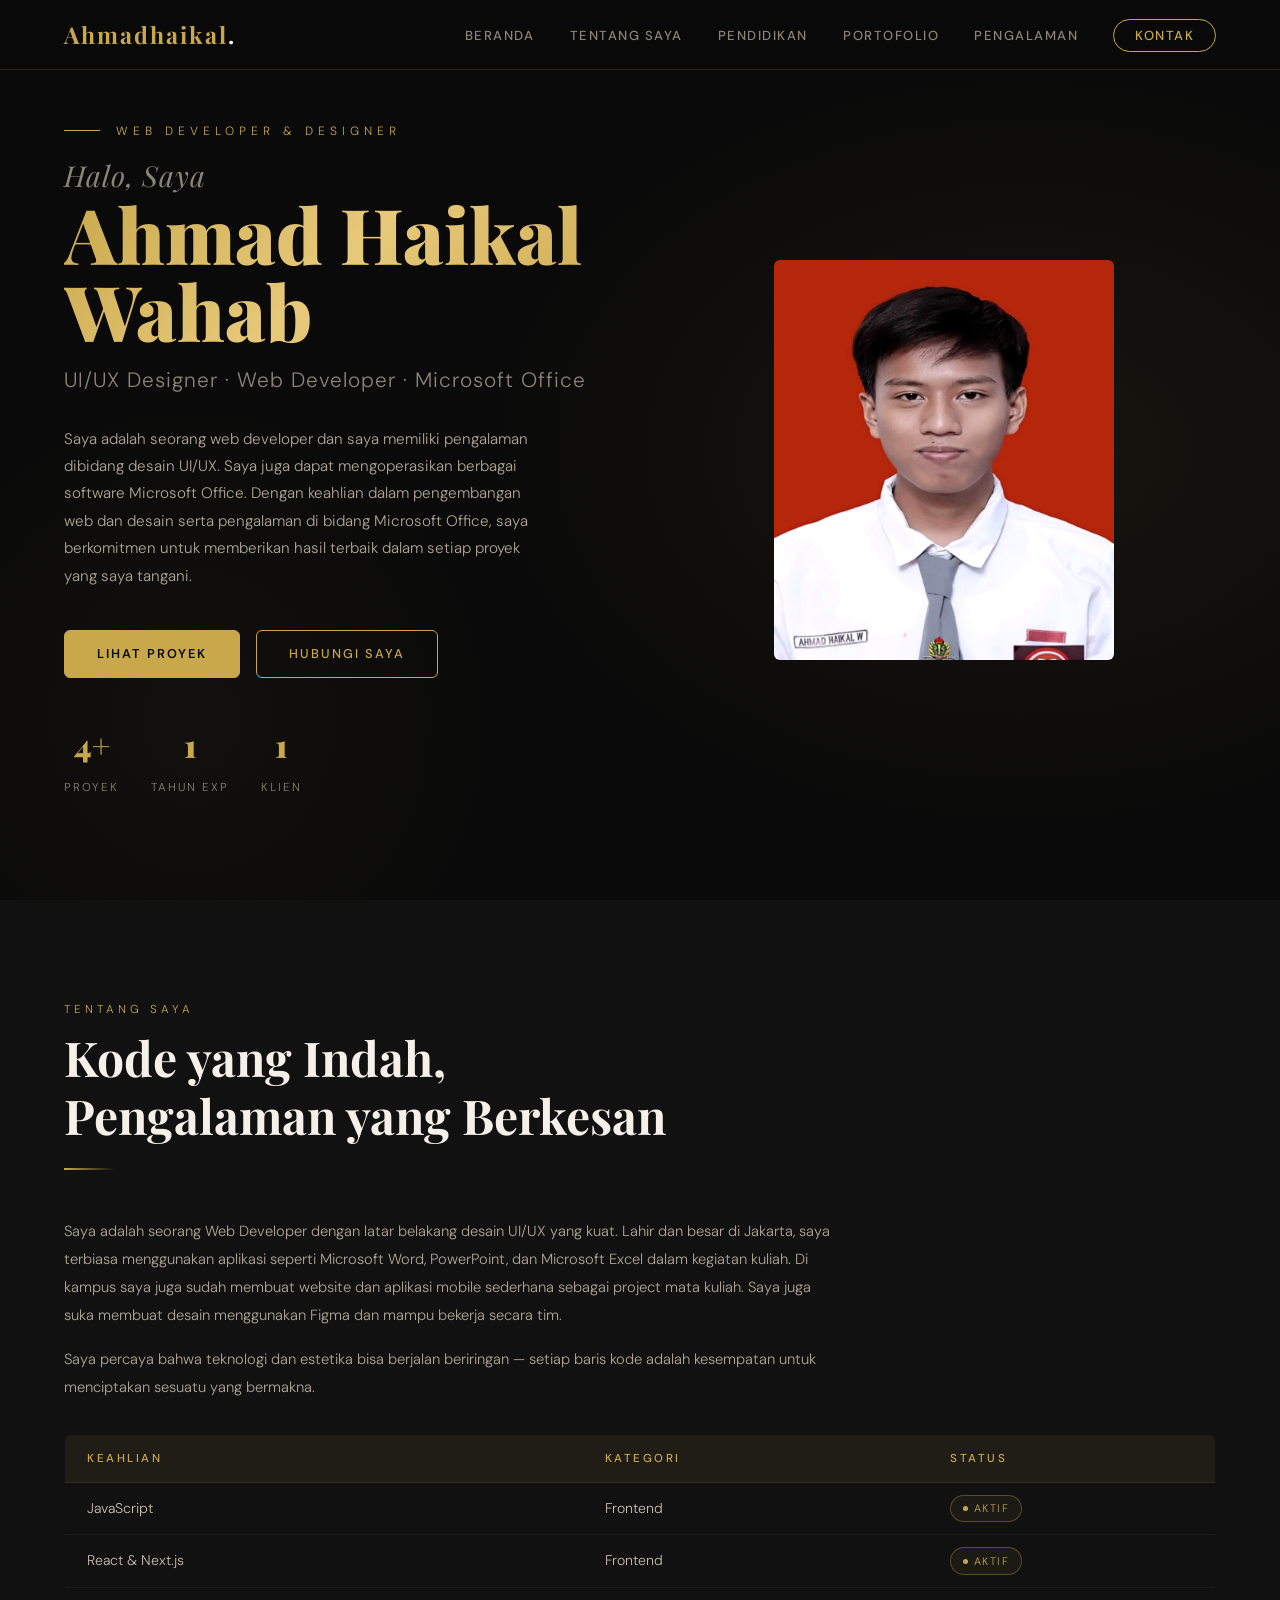
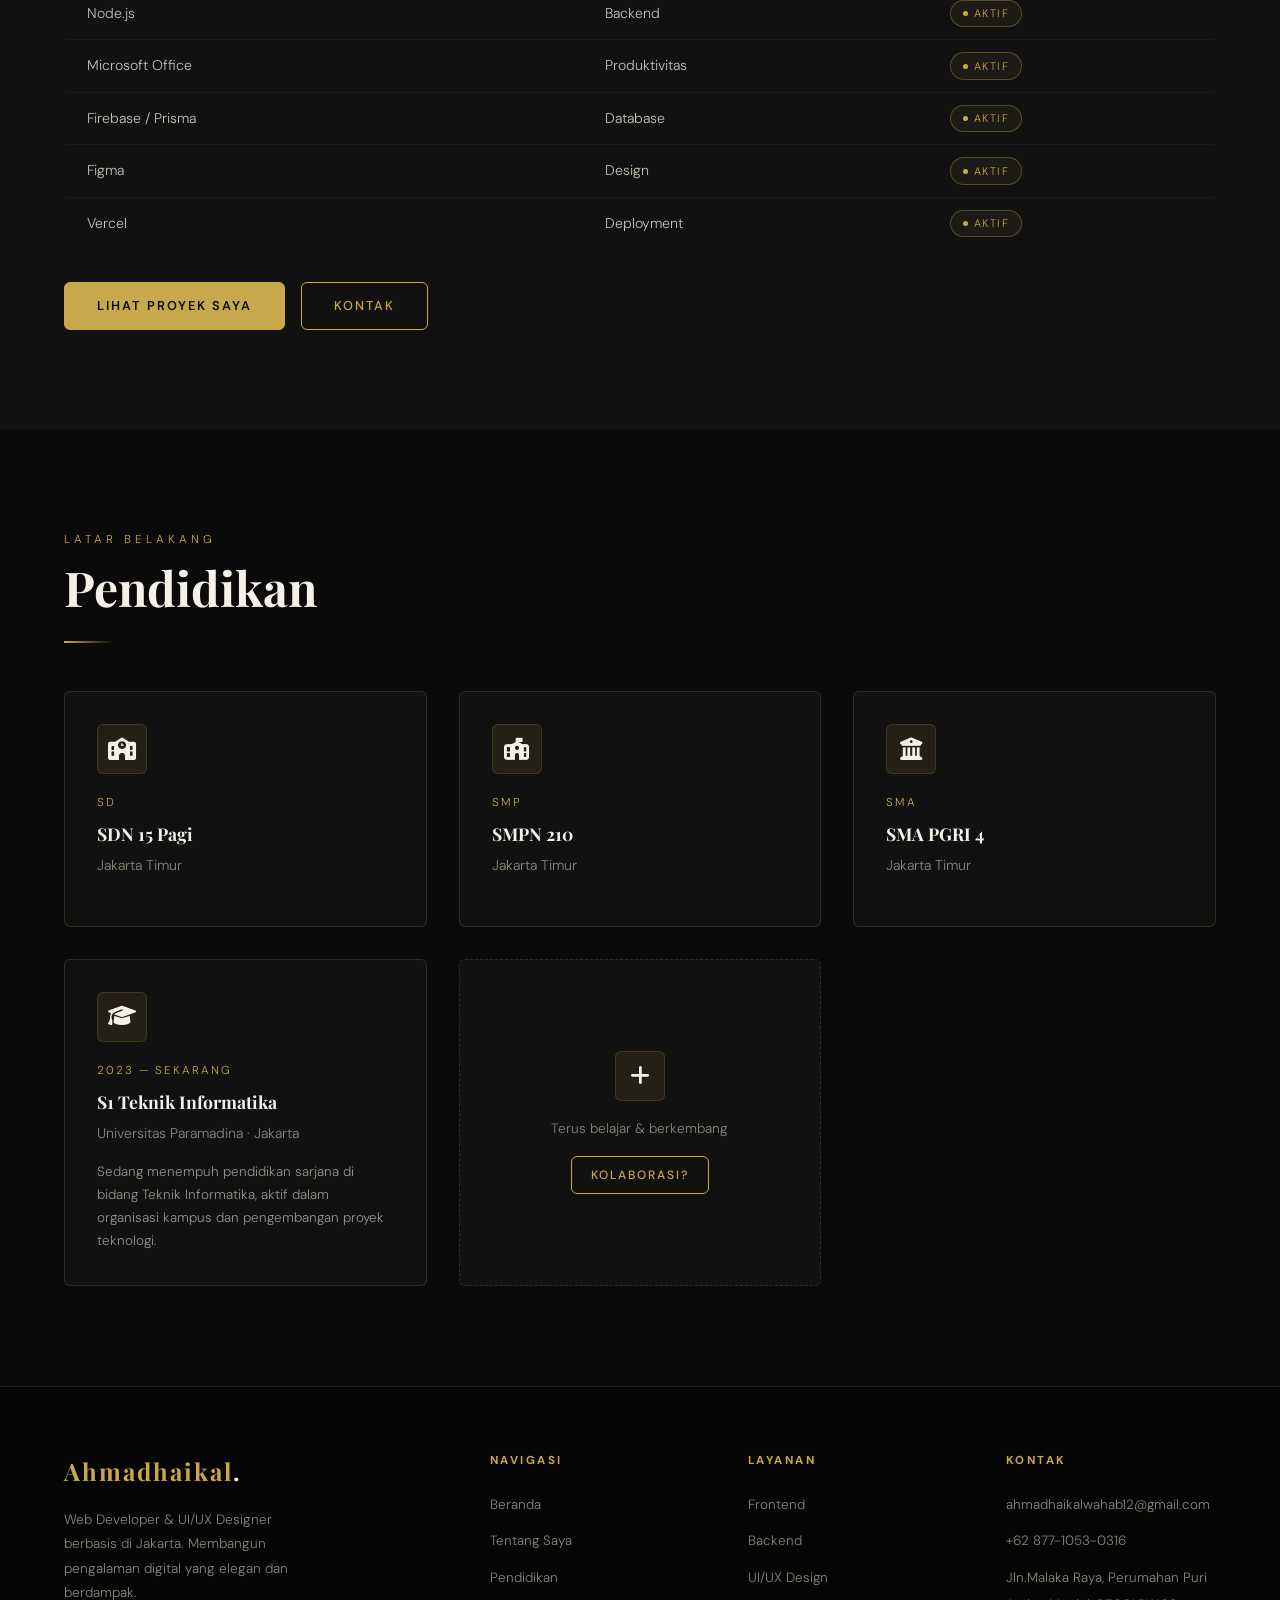
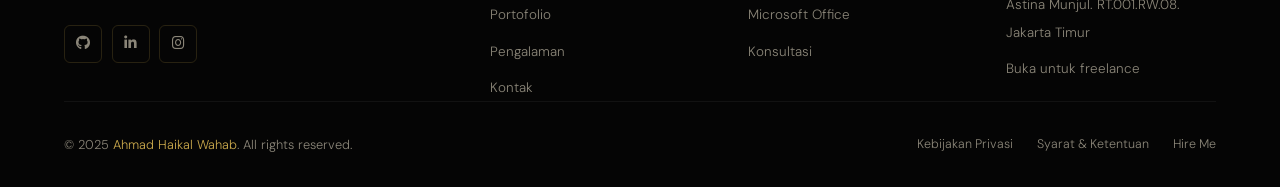
<file: index.html>
<!DOCTYPE html>
<html lang="id">
<head>
  <meta charset="UTF-8" />
  <meta name="viewport" content="width=device-width, initial-scale=1.0" />
  <meta name="description" content="Portfolio profesional — Web Developer & UI/UX Designer" />
  <title>Ahmad Haikal Wahab — Beranda</title>

  <link rel="stylesheet" href="style.css" />
  <link rel="stylesheet" href="https://cdnjs.cloudflare.com/ajax/libs/font-awesome/6.5.1/css/all.min.css" />
</head>

<body>

<!-- NAVBAR -->
<nav id="navbar">
  <a href="beranda.html" class="nav-logo">Ahmadhaikal<span>.</span></a>
  <ul class="nav-links">
    <li><a href="index.html" class="active">Beranda</a></li>
    <li><a href="index.html#tentang">Tentang Saya</a></li>
    <li><a href="index.html#pendidikan">Pendidikan</a></li>
    <li><a href="portfolio.html">Portofolio</a></li>
    <li><a href="portfolio.html#pengalaman">Pengalaman</a></li>
    <li><a href="kontak.html" class="nav-cta">Kontak</a></li>
  </ul>
  <div class="hamburger" id="hamburger" aria-label="Buka menu">
    <span></span><span></span><span></span>
  </div>
</nav>

<!-- Mobile Menu -->
<div class="mobile-menu" id="mobileMenu">
  <a href="index.html">Beranda</a>
  <a href="index.html#tentang">Tentang Saya</a>
  <a href="index.html#pendidikan">Pendidikan</a>
  <a href="portfolio.html">Portofolio</a>
  <a href="portfolio.html#pengalaman">Pengalaman</a>
  <a href="kontak.html">Kontak</a>
</div>


<!-- HERO -->
<section id="beranda">
  <div class="hero-bg"></div>
  <div class="hero-grid" style="max-width:1200px; margin:0 auto;">

    <div class="animate-fadeup">
      <p class="hero-eyebrow">Web Developer &amp; Designer</p>

      <h1 class="hero-name">
        <span class="hero-greeting">Halo, Saya</span>
        <span class="gold-text name-line">Ahmad Haikal<br>Wahab</span>
      </h1>

      <p class="hero-role">UI/UX Designer · Web Developer · Microsoft Office</p>

      <p class="hero-desc">
        Saya adalah seorang web developer dan saya memiliki pengalaman dibidang desain UI/UX.
        Saya juga dapat mengoperasikan berbagai software Microsoft Office.
        Dengan keahlian dalam pengembangan web dan desain serta pengalaman di bidang Microsoft Office,
        saya berkomitmen untuk memberikan hasil terbaik dalam setiap proyek yang saya tangani.
      </p>

      <div class="hero-actions">
        <a href="portfolio.html" class="btn btn-solid">Lihat Proyek</a>
        <a href="kontak.html" class="btn">Hubungi Saya</a>
      </div>

      <div class="hero-stats">
        <div class="stat-item">
          <span class="stat-num">4+</span>
          <span class="stat-label">Proyek</span>
        </div>
        <div class="stat-item">
          <span class="stat-num">1</span>
          <span class="stat-label">Tahun Exp</span>
        </div>
        <div class="stat-item">
          <span class="stat-num">1</span>
          <span class="stat-label">Klien</span>
        </div>
      </div>
    </div>

    <div class="hero-img-wrap animate-fadeup delay-2">
      <div class="hero-img-frame">
        <img
          src="forto.jpeg"
          alt="Foto Profil Ahmad Haikal Wahab"
          style="width:100%; height:100%; object-fit:cover; object-position:top; border-radius:6px;"
          onerror="this.style.display='none'; this.nextElementSibling.style.display='flex';"
        />
        <div class="avatar-placeholder" style="display:none; border-radius:6px; border:1px solid rgba(201,168,76,0.15);">
          <i class="fa-solid fa-user-tie" style="font-size:4rem; color:rgba(201,168,76,0.4);"></i>
          <span>Foto Profil</span>
        </div>
      </div>
    </div>

  </div>
</section>


<!-- TENTANG SAYA -->
<section id="tentang">
  <div style="max-width:1200px; margin:0 auto;">
    <span class="section-label">Tentang Saya</span>
    <h2 class="section-title">Kode yang Indah,<br>Pengalaman yang Berkesan</h2>
    <div class="divider"></div>

    <p style="color:#b0a898; font-size:0.92rem; margin-bottom:1rem; line-height:1.9; max-width:780px;">
      Saya adalah seorang Web Developer dengan latar belakang desain UI/UX yang kuat.
      Lahir dan besar di Jakarta, saya terbiasa menggunakan aplikasi seperti Microsoft Word,
      PowerPoint, dan Microsoft Excel dalam kegiatan kuliah. Di kampus saya juga sudah membuat
      website dan aplikasi mobile sederhana sebagai project mata kuliah. Saya juga suka membuat
      desain menggunakan Figma dan mampu bekerja secara tim.
    </p>
    <p style="color:#b0a898; font-size:0.92rem; margin-bottom:2rem; line-height:1.9; max-width:780px;">
      Saya percaya bahwa teknologi dan estetika bisa berjalan beriringan — setiap baris kode
      adalah kesempatan untuk menciptakan sesuatu yang bermakna.
    </p>

    <!-- Tabel kemampuan -->
    <table class="about-skills-table">
      <thead>
        <tr>
          <th>Keahlian</th>
          <th>Kategori</th>
          <th>Status</th>
        </tr>
      </thead>
      <tbody>
        <tr>
          <td>JavaScript</td>
          <td>Frontend</td>
          <td><span class="skill-badge">Aktif</span></td>
        </tr>
        <tr>
          <td>React &amp; Next.js</td>
          <td>Frontend</td>
          <td><span class="skill-badge">Aktif</span></td>
        </tr>
        <tr>
          <td>Node.js</td>
          <td>Backend</td>
          <td><span class="skill-badge">Aktif</span></td>
        </tr>
        <tr>
          <td>Microsoft Office</td>
          <td>Produktivitas</td>
          <td><span class="skill-badge">Aktif</span></td>
        </tr>
        <tr>
          <td>Firebase / Prisma</td>
          <td>Database</td>
          <td><span class="skill-badge">Aktif</span></td>
        </tr>
        <tr>
          <td>Figma</td>
          <td>Design</td>
          <td><span class="skill-badge">Aktif</span></td>
        </tr>
        <tr>
          <td>Vercel</td>
          <td>Deployment</td>
          <td><span class="skill-badge">Aktif</span></td>
        </tr>
      </tbody>
    </table>

    <div style="display:flex; gap:1rem; flex-wrap:wrap; margin-top:2rem;">
      <a href="portfolio.html" class="btn btn-solid">Lihat Proyek Saya</a>
      <a href="kontak.html" class="btn">Kontak</a>
    </div>
  </div>
</section>


<!-- PENDIDIKAN -->
<section id="pendidikan">
  <div style="max-width:1200px; margin:0 auto;">
    <span class="section-label">Latar Belakang</span>
    <h2 class="section-title">Pendidikan</h2>
    <div class="divider"></div>
    <div class="edu-grid">

      <div class="edu-card">
        <div class="edu-icon"><i class="fa-solid fa-school"></i></div>
        <p class="edu-period">SD</p>
        <h3 class="edu-degree">SDN 15 Pagi</h3>
        <p class="edu-school">Jakarta Timur</p>
      </div>

      <div class="edu-card">
        <div class="edu-icon"><i class="fa-solid fa-school-flag"></i></div>
        <p class="edu-period">SMP</p>
        <h3 class="edu-degree">SMPN 210</h3>
        <p class="edu-school">Jakarta Timur</p>
      </div>

      <div class="edu-card">
        <div class="edu-icon"><i class="fa-solid fa-building-columns"></i></div>
        <p class="edu-period">SMA</p>
        <h3 class="edu-degree">SMA PGRI 4</h3>
        <p class="edu-school">Jakarta Timur</p>
      </div>

      <div class="edu-card">
        <div class="edu-icon"><i class="fa-solid fa-graduation-cap"></i></div>
        <p class="edu-period">2023 — Sekarang</p>
        <h3 class="edu-degree">S1 Teknik Informatika</h3>
        <p class="edu-school">Universitas Paramadina · Jakarta</p>
        <p class="edu-desc">
          Sedang menempuh pendidikan sarjana di bidang Teknik Informatika,
          aktif dalam organisasi kampus dan pengembangan proyek teknologi.
        </p>
      </div>

      <div class="edu-card" style="border-style:dashed; display:flex; flex-direction:column; align-items:center; justify-content:center; text-align:center; min-height:200px;">
        <div class="edu-icon" style="margin:0 auto 1rem;">
          <i class="fa-solid fa-plus"></i>
        </div>
        <p style="font-size:0.85rem; color:var(--gray);">Terus belajar &amp; berkembang</p>
        <a href="kontak.html" class="btn" style="margin-top:1rem; font-size:0.75rem; padding:0.5rem 1.2rem;">Kolaborasi?</a>
      </div>

    </div>
  </div>
</section>


<!-- FOOTER -->
<footer>
  <div class="footer-top" style="max-width:1200px; margin:0 auto;">
    <div class="footer-brand">
      <a href="beranda.html" class="nav-logo">Ahmadhaikal<span>.</span></a>
      <p>Web Developer &amp; UI/UX Designer berbasis di Jakarta. Membangun pengalaman digital yang elegan dan berdampak.</p>
      <div class="social-links" style="margin-top:1.2rem;">
        <a href="https://github.com/ahmadhaikalwahab12-dev" class="social-link" target="_blank" rel="noopener" title="GitHub"><i class="fa-brands fa-github"></i></a>
        <a href="https://linkedin.com/in/Ahmad-Haikal-Wahab-12" class="social-link" target="_blank" rel="noopener" title="LinkedIn"><i class="fa-brands fa-linkedin-in"></i></a>
        <a href="https://instagram.com/ahmdhaikal15" class="social-link" target="_blank" rel="noopener" title="Instagram"><i class="fa-brands fa-instagram"></i></a>
      </div>
    </div>
    <div class="footer-col">
      <h5>Navigasi</h5>
      <ul>
        <li><a href="index.html">Beranda</a></li>
        <li><a href="index.html#tentang">Tentang Saya</a></li>
        <li><a href="index.html#pendidikan">Pendidikan</a></li>
        <li><a href="portfolio.html">Portofolio</a></li>
        <li><a href="portfolio.html#pengalaman">Pengalaman</a></li>
        <li><a href="kontak.html">Kontak</a></li>
      </ul>
    </div>
    <div class="footer-col">
      <h5>Layanan</h5>
      <ul>
        <li><a href="portfolio.html">Frontend</a></li>
        <li><a href="portfolio.html">Backend</a></li>
        <li><a href="portfolio.html">UI/UX Design</a></li>
        <li><a href="portfolio.html">Microsoft Office</a></li>
        <li><a href="kontak.html">Konsultasi</a></li>
      </ul>
    </div>
    <div class="footer-col">
      <h5>Kontak</h5>
      <ul>
        <li><a href="mailto:ahmadhaikalwahab12@gmail.com">ahmadhaikalwahab12@gmail.com</a></li>
        <li><a href="https://wa.me/6287710530316" target="_blank" rel="noopener">+62 877-1053-0316</a></li>
        <li><a href="#">Jln.Malaka Raya, Perumahan Puri Astina Munjul. RT.001.RW.08. Jakarta Timur</a></li>
        <li><a href="#">Buka untuk freelance</a></li>
      </ul>
    </div>
  </div>
  <div class="footer-bottom" style="max-width:1200px; margin:0 auto;">
    <p class="footer-copy">© 2025 <span>Ahmad Haikal Wahab</span>. All rights reserved.</p>
    <div class="footer-bottom-links">
      <a href="#">Kebijakan Privasi</a>
      <a href="#">Syarat &amp; Ketentuan</a>
      <a href="kontak.html">Hire Me</a>
    </div>
  </div>
</footer>

<button id="scrollTop" aria-label="Kembali ke atas"><i class="fa-solid fa-chevron-up"></i></button>

<script>
(function () {
  const navbar = document.getElementById('navbar');
  window.addEventListener('scroll', () => {
    navbar.classList.toggle('scrolled', window.scrollY > 40);

    const sections = document.querySelectorAll('section[id]');
    const links    = document.querySelectorAll('.nav-links a');
    let current    = '';
    sections.forEach(s => {
      if (window.scrollY >= s.offsetTop - 120) current = s.getAttribute('id');
    });
    links.forEach(l => {
      const href = l.getAttribute('href');
      l.classList.toggle('active',
        href === 'beranda.html#' + current ||
        (href === 'beranda.html' && current === 'beranda')
      );
    });

    document.getElementById('scrollTop').classList.toggle('visible', window.scrollY > 400);
  });

  const hamburger  = document.getElementById('hamburger');
  const mobileMenu = document.getElementById('mobileMenu');
  hamburger.addEventListener('click', () => {
    hamburger.classList.toggle('open');
    mobileMenu.classList.toggle('open');
  });
  mobileMenu.querySelectorAll('a').forEach(a => {
    a.addEventListener('click', () => {
      hamburger.classList.remove('open');
      mobileMenu.classList.remove('open');
    });
  });

  document.getElementById('scrollTop').addEventListener('click', () => {
    window.scrollTo({ top: 0, behavior: 'smooth' });
  });

  const observer = new IntersectionObserver((entries) => {
    entries.forEach(e => {
      if (e.isIntersecting) {
        e.target.style.opacity   = '1';
        e.target.style.transform = 'translateY(0)';
      }
    });
  }, { threshold: 0.1 });

  document.querySelectorAll('.edu-card').forEach(el => {
    el.style.opacity    = '0';
    el.style.transform  = 'translateY(24px)';
    el.style.transition = 'opacity 0.6s ease, transform 0.6s ease';
    observer.observe(el);
  });
})();
</script>

</body>
</html>
</file>
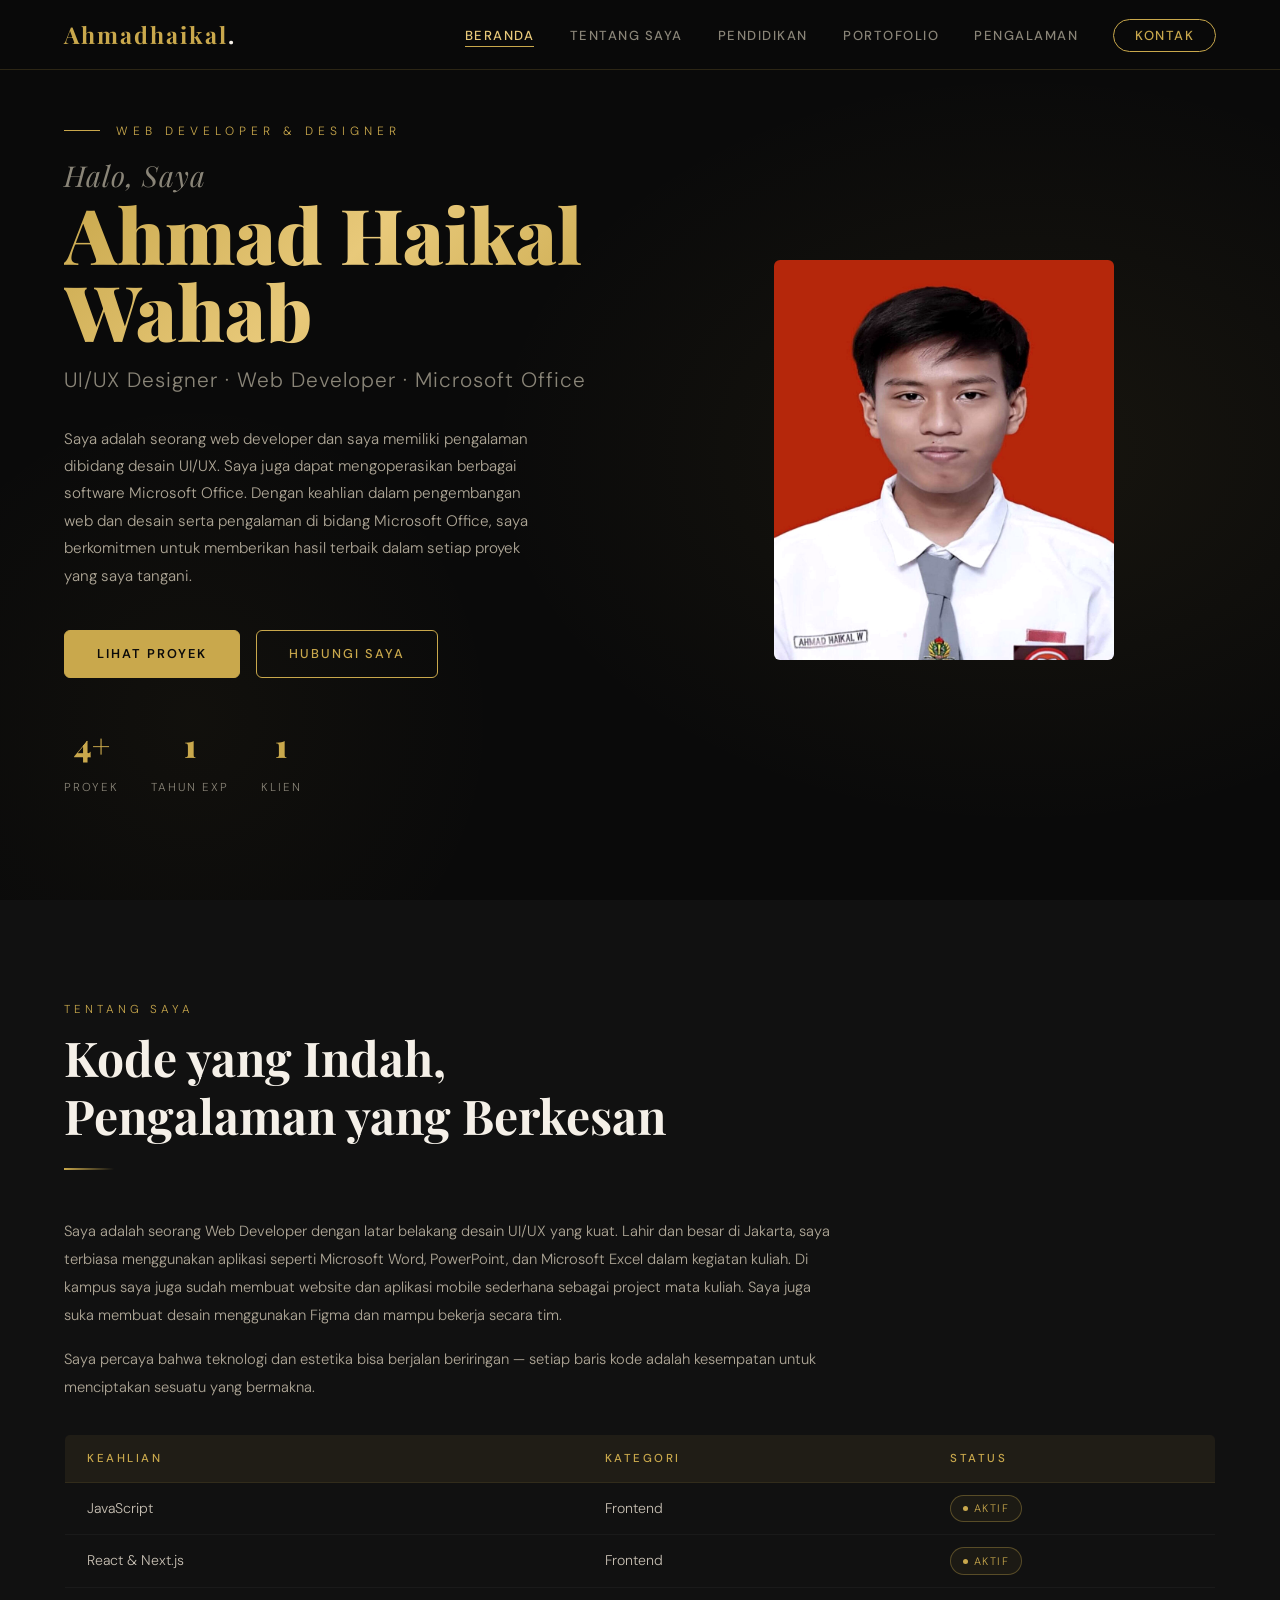
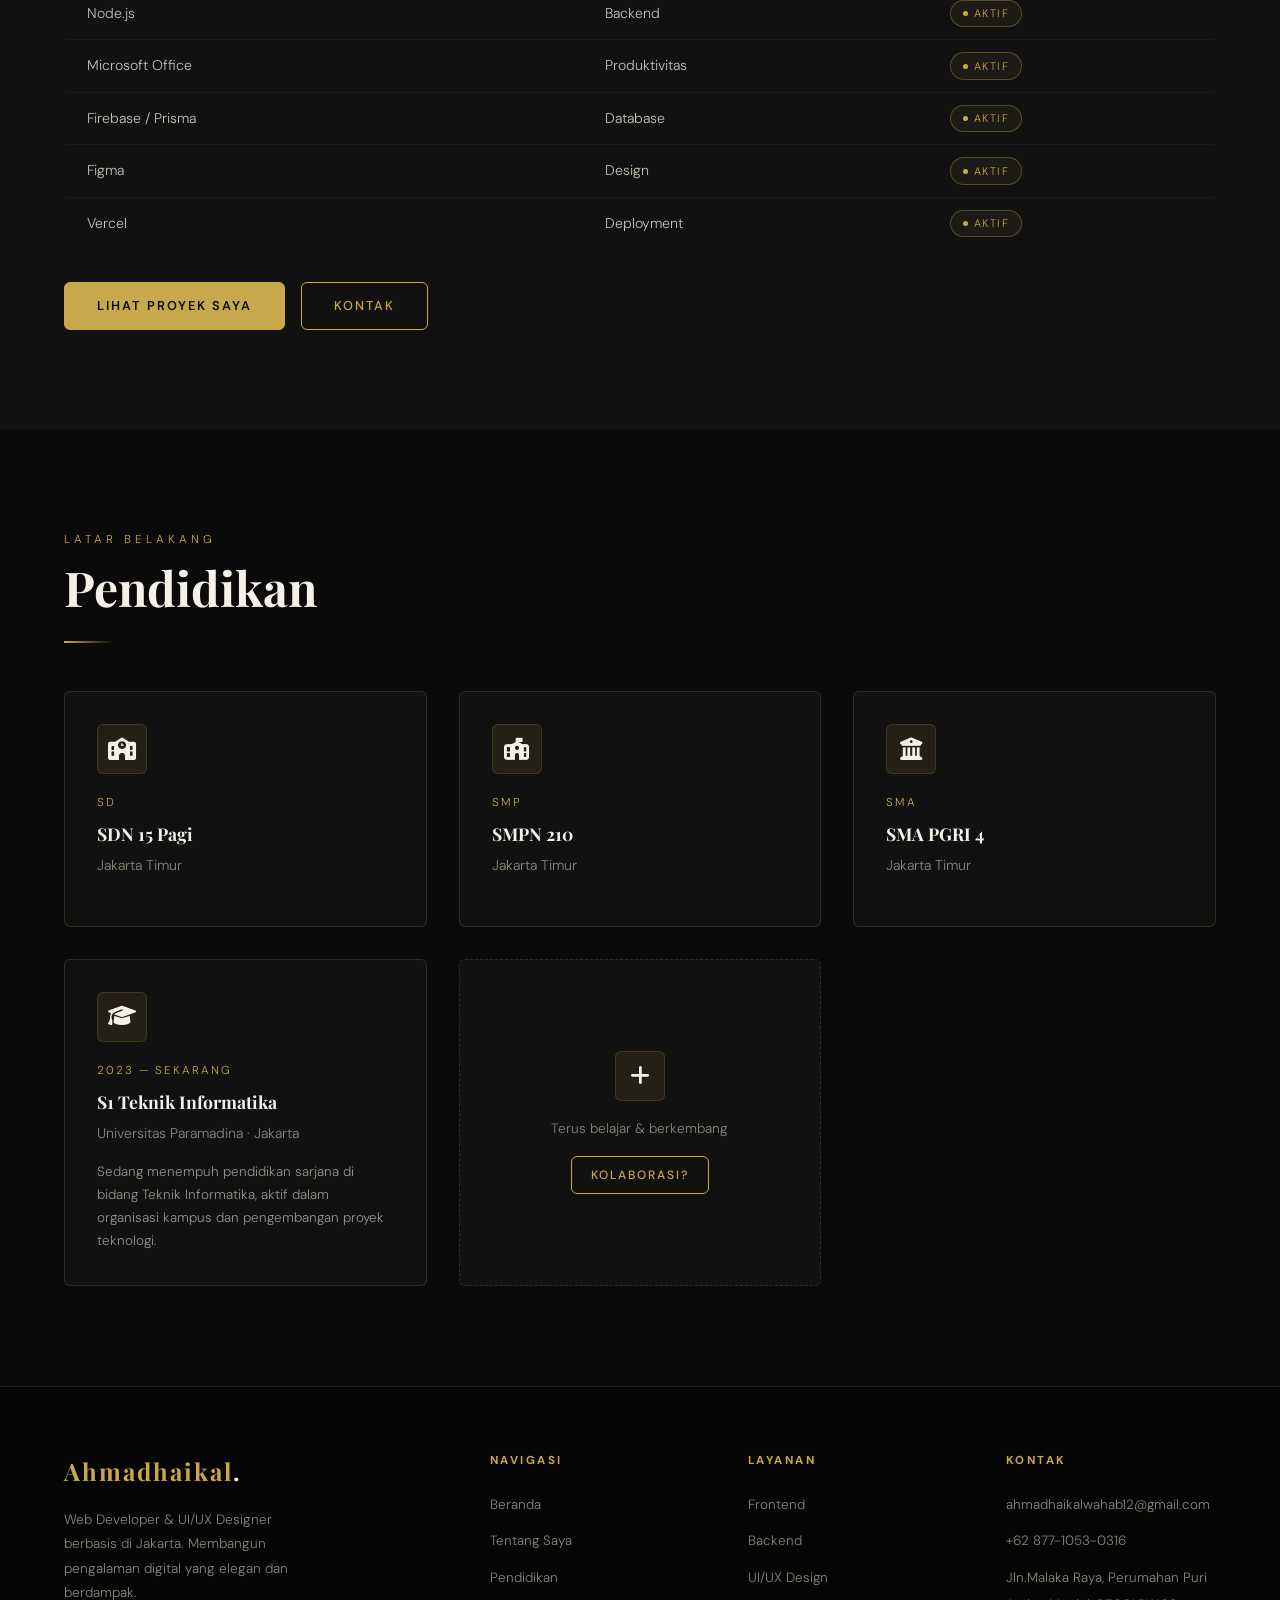
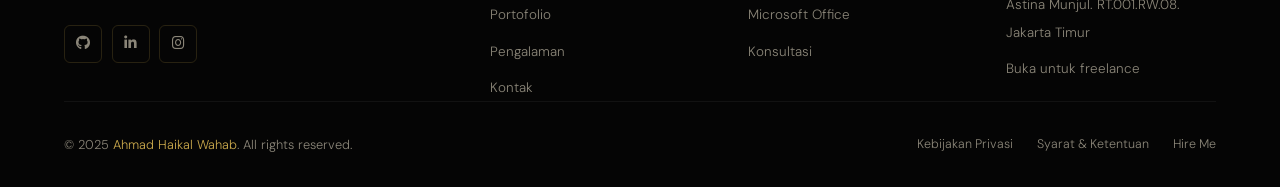
<file: beranda.html>
<!DOCTYPE html>
<html lang="id">
<head>
  <meta charset="UTF-8" />
  <meta name="viewport" content="width=device-width, initial-scale=1.0" />
  <meta name="description" content="Portfolio profesional — Web Developer & UI/UX Designer" />
  <title>Ahmad Haikal Wahab — Beranda</title>

  <link rel="stylesheet" href="style.css" />
  <link rel="stylesheet" href="https://cdnjs.cloudflare.com/ajax/libs/font-awesome/6.5.1/css/all.min.css" />
</head>

<body>

<!-- NAVBAR -->
<nav id="navbar">
  <a href="beranda.html" class="nav-logo">Ahmadhaikal<span>.</span></a>
  <ul class="nav-links">
    <li><a href="beranda.html" class="active">Beranda</a></li>
    <li><a href="beranda.html#tentang">Tentang Saya</a></li>
    <li><a href="beranda.html#pendidikan">Pendidikan</a></li>
    <li><a href="portfolio.html">Portofolio</a></li>
    <li><a href="portfolio.html#pengalaman">Pengalaman</a></li>
    <li><a href="kontak.html" class="nav-cta">Kontak</a></li>
  </ul>
  <div class="hamburger" id="hamburger" aria-label="Buka menu">
    <span></span><span></span><span></span>
  </div>
</nav>

<!-- Mobile Menu -->
<div class="mobile-menu" id="mobileMenu">
  <a href="beranda.html">Beranda</a>
  <a href="beranda.html#tentang">Tentang Saya</a>
  <a href="portfolio.html">Portofolio</a>
  <a href="portfolio.html#pengalaman">Pengalaman</a>
  <a href="beranda.html#pendidikan">Pendidikan</a>
  <a href="kontak.html">Kontak</a>
</div>


<!-- HERO -->
<section id="beranda">
  <div class="hero-bg"></div>
  <div class="hero-grid" style="max-width:1200px; margin:0 auto;">

    <div class="animate-fadeup">
      <p class="hero-eyebrow">Web Developer &amp; Designer</p>

      <h1 class="hero-name">
        <span class="hero-greeting">Halo, Saya</span>
        <span class="gold-text name-line">Ahmad Haikal<br>Wahab</span>
      </h1>

      <p class="hero-role">UI/UX Designer · Web Developer · Microsoft Office</p>

      <p class="hero-desc">
        Saya adalah seorang web developer dan saya memiliki pengalaman dibidang desain UI/UX.
        Saya juga dapat mengoperasikan berbagai software Microsoft Office.
        Dengan keahlian dalam pengembangan web dan desain serta pengalaman di bidang Microsoft Office,
        saya berkomitmen untuk memberikan hasil terbaik dalam setiap proyek yang saya tangani.
      </p>

      <div class="hero-actions">
        <a href="portfolio.html" class="btn btn-solid">Lihat Proyek</a>
        <a href="kontak.html" class="btn">Hubungi Saya</a>
      </div>

      <div class="hero-stats">
        <div class="stat-item">
          <span class="stat-num">4+</span>
          <span class="stat-label">Proyek</span>
        </div>
        <div class="stat-item">
          <span class="stat-num">1</span>
          <span class="stat-label">Tahun Exp</span>
        </div>
        <div class="stat-item">
          <span class="stat-num">1</span>
          <span class="stat-label">Klien</span>
        </div>
      </div>
    </div>

    <div class="hero-img-wrap animate-fadeup delay-2">
      <div class="hero-img-frame">
        <img
          src="forto.jpeg"
          alt="Foto Profil Ahmad Haikal Wahab"
          style="width:100%; height:100%; object-fit:cover; object-position:top; border-radius:6px;"
          onerror="this.style.display='none'; this.nextElementSibling.style.display='flex';"
        />
        <div class="avatar-placeholder" style="display:none; border-radius:6px; border:1px solid rgba(201,168,76,0.15);">
          <i class="fa-solid fa-user-tie" style="font-size:4rem; color:rgba(201,168,76,0.4);"></i>
          <span>Foto Profil</span>
        </div>
      </div>
    </div>

  </div>
</section>


<!-- TENTANG SAYA -->
<section id="tentang">
  <div style="max-width:1200px; margin:0 auto;">
    <span class="section-label">Tentang Saya</span>
    <h2 class="section-title">Kode yang Indah,<br>Pengalaman yang Berkesan</h2>
    <div class="divider"></div>

    <p style="color:#b0a898; font-size:0.92rem; margin-bottom:1rem; line-height:1.9; max-width:780px;">
      Saya adalah seorang Web Developer dengan latar belakang desain UI/UX yang kuat.
      Lahir dan besar di Jakarta, saya terbiasa menggunakan aplikasi seperti Microsoft Word,
      PowerPoint, dan Microsoft Excel dalam kegiatan kuliah. Di kampus saya juga sudah membuat
      website dan aplikasi mobile sederhana sebagai project mata kuliah. Saya juga suka membuat
      desain menggunakan Figma dan mampu bekerja secara tim.
    </p>
    <p style="color:#b0a898; font-size:0.92rem; margin-bottom:2rem; line-height:1.9; max-width:780px;">
      Saya percaya bahwa teknologi dan estetika bisa berjalan beriringan — setiap baris kode
      adalah kesempatan untuk menciptakan sesuatu yang bermakna.
    </p>

    <!-- Tabel kemampuan -->
    <table class="about-skills-table">
      <thead>
        <tr>
          <th>Keahlian</th>
          <th>Kategori</th>
          <th>Status</th>
        </tr>
      </thead>
      <tbody>
        <tr>
          <td>JavaScript</td>
          <td>Frontend</td>
          <td><span class="skill-badge">Aktif</span></td>
        </tr>
        <tr>
          <td>React &amp; Next.js</td>
          <td>Frontend</td>
          <td><span class="skill-badge">Aktif</span></td>
        </tr>
        <tr>
          <td>Node.js</td>
          <td>Backend</td>
          <td><span class="skill-badge">Aktif</span></td>
        </tr>
        <tr>
          <td>Microsoft Office</td>
          <td>Produktivitas</td>
          <td><span class="skill-badge">Aktif</span></td>
        </tr>
        <tr>
          <td>Firebase / Prisma</td>
          <td>Database</td>
          <td><span class="skill-badge">Aktif</span></td>
        </tr>
        <tr>
          <td>Figma</td>
          <td>Design</td>
          <td><span class="skill-badge">Aktif</span></td>
        </tr>
        <tr>
          <td>Vercel</td>
          <td>Deployment</td>
          <td><span class="skill-badge">Aktif</span></td>
        </tr>
      </tbody>
    </table>

    <div style="display:flex; gap:1rem; flex-wrap:wrap; margin-top:2rem;">
      <a href="portfolio.html" class="btn btn-solid">Lihat Proyek Saya</a>
      <a href="kontak.html" class="btn">Kontak</a>
    </div>
  </div>
</section>


<!-- PENDIDIKAN -->
<section id="pendidikan">
  <div style="max-width:1200px; margin:0 auto;">
    <span class="section-label">Latar Belakang</span>
    <h2 class="section-title">Pendidikan</h2>
    <div class="divider"></div>
    <div class="edu-grid">

      <div class="edu-card">
        <div class="edu-icon"><i class="fa-solid fa-school"></i></div>
        <p class="edu-period">SD</p>
        <h3 class="edu-degree">SDN 15 Pagi</h3>
        <p class="edu-school">Jakarta Timur</p>
      </div>

      <div class="edu-card">
        <div class="edu-icon"><i class="fa-solid fa-school-flag"></i></div>
        <p class="edu-period">SMP</p>
        <h3 class="edu-degree">SMPN 210</h3>
        <p class="edu-school">Jakarta Timur</p>
      </div>

      <div class="edu-card">
        <div class="edu-icon"><i class="fa-solid fa-building-columns"></i></div>
        <p class="edu-period">SMA</p>
        <h3 class="edu-degree">SMA PGRI 4</h3>
        <p class="edu-school">Jakarta Timur</p>
      </div>

      <div class="edu-card">
        <div class="edu-icon"><i class="fa-solid fa-graduation-cap"></i></div>
        <p class="edu-period">2023 — Sekarang</p>
        <h3 class="edu-degree">S1 Teknik Informatika</h3>
        <p class="edu-school">Universitas Paramadina · Jakarta</p>
        <p class="edu-desc">
          Sedang menempuh pendidikan sarjana di bidang Teknik Informatika,
          aktif dalam organisasi kampus dan pengembangan proyek teknologi.
        </p>
      </div>

      <div class="edu-card" style="border-style:dashed; display:flex; flex-direction:column; align-items:center; justify-content:center; text-align:center; min-height:200px;">
        <div class="edu-icon" style="margin:0 auto 1rem;">
          <i class="fa-solid fa-plus"></i>
        </div>
        <p style="font-size:0.85rem; color:var(--gray);">Terus belajar &amp; berkembang</p>
        <a href="kontak.html" class="btn" style="margin-top:1rem; font-size:0.75rem; padding:0.5rem 1.2rem;">Kolaborasi?</a>
      </div>

    </div>
  </div>
</section>


<!-- FOOTER -->
<footer>
  <div class="footer-top" style="max-width:1200px; margin:0 auto;">
    <div class="footer-brand">
      <a href="beranda.html" class="nav-logo">Ahmadhaikal<span>.</span></a>
      <p>Web Developer &amp; UI/UX Designer berbasis di Jakarta. Membangun pengalaman digital yang elegan dan berdampak.</p>
      <div class="social-links" style="margin-top:1.2rem;">
        <a href="https://github.com/ahmadhaikalwahab12-dev" class="social-link" target="_blank" rel="noopener" title="GitHub"><i class="fa-brands fa-github"></i></a>
        <a href="https://linkedin.com/in/Ahmad-Haikal-Wahab-12" class="social-link" target="_blank" rel="noopener" title="LinkedIn"><i class="fa-brands fa-linkedin-in"></i></a>
        <a href="https://instagram.com/ahmdhaikal15" class="social-link" target="_blank" rel="noopener" title="Instagram"><i class="fa-brands fa-instagram"></i></a>
      </div>
    </div>
    <div class="footer-col">
      <h5>Navigasi</h5>
      <ul>
        <li><a href="beranda.html">Beranda</a></li>
        <li><a href="beranda.html#tentang">Tentang Saya</a></li>
        <li><a href="beranda.html#pendidikan">Pendidikan</a></li>
        <li><a href="portfolio.html">Portofolio</a></li>
        <li><a href="portfolio.html#pengalaman">Pengalaman</a></li>
        <li><a href="kontak.html">Kontak</a></li>
      </ul>
    </div>
    <div class="footer-col">
      <h5>Layanan</h5>
      <ul>
        <li><a href="portfolio.html">Frontend</a></li>
        <li><a href="portfolio.html">Backend</a></li>
        <li><a href="portfolio.html">UI/UX Design</a></li>
        <li><a href="portfolio.html">Microsoft Office</a></li>
        <li><a href="kontak.html">Konsultasi</a></li>
      </ul>
    </div>
    <div class="footer-col">
      <h5>Kontak</h5>
      <ul>
        <li><a href="mailto:ahmadhaikalwahab12@gmail.com">ahmadhaikalwahab12@gmail.com</a></li>
        <li><a href="https://wa.me/6287710530316" target="_blank" rel="noopener">+62 877-1053-0316</a></li>
        <li><a href="#">Jln.Malaka Raya, Perumahan Puri Astina Munjul. RT.001.RW.08. Jakarta Timur</a></li>
        <li><a href="#">Buka untuk freelance</a></li>
      </ul>
    </div>
  </div>
  <div class="footer-bottom" style="max-width:1200px; margin:0 auto;">
    <p class="footer-copy">© 2025 <span>Ahmad Haikal Wahab</span>. All rights reserved.</p>
    <div class="footer-bottom-links">
      <a href="#">Kebijakan Privasi</a>
      <a href="#">Syarat &amp; Ketentuan</a>
      <a href="kontak.html">Hire Me</a>
    </div>
  </div>
</footer>

<button id="scrollTop" aria-label="Kembali ke atas"><i class="fa-solid fa-chevron-up"></i></button>

<script>
(function () {
  const navbar = document.getElementById('navbar');
  window.addEventListener('scroll', () => {
    navbar.classList.toggle('scrolled', window.scrollY > 40);

    const sections = document.querySelectorAll('section[id]');
    const links    = document.querySelectorAll('.nav-links a');
    let current    = '';
    sections.forEach(s => {
      if (window.scrollY >= s.offsetTop - 120) current = s.getAttribute('id');
    });
    links.forEach(l => {
      const href = l.getAttribute('href');
      l.classList.toggle('active',
        href === 'beranda.html#' + current ||
        (href === 'beranda.html' && current === 'beranda')
      );
    });

    document.getElementById('scrollTop').classList.toggle('visible', window.scrollY > 400);
  });

  const hamburger  = document.getElementById('hamburger');
  const mobileMenu = document.getElementById('mobileMenu');
  hamburger.addEventListener('click', () => {
    hamburger.classList.toggle('open');
    mobileMenu.classList.toggle('open');
  });
  mobileMenu.querySelectorAll('a').forEach(a => {
    a.addEventListener('click', () => {
      hamburger.classList.remove('open');
      mobileMenu.classList.remove('open');
    });
  });

  document.getElementById('scrollTop').addEventListener('click', () => {
    window.scrollTo({ top: 0, behavior: 'smooth' });
  });

  const observer = new IntersectionObserver((entries) => {
    entries.forEach(e => {
      if (e.isIntersecting) {
        e.target.style.opacity   = '1';
        e.target.style.transform = 'translateY(0)';
      }
    });
  }, { threshold: 0.1 });

  document.querySelectorAll('.edu-card').forEach(el => {
    el.style.opacity    = '0';
    el.style.transform  = 'translateY(24px)';
    el.style.transition = 'opacity 0.6s ease, transform 0.6s ease';
    observer.observe(el);
  });
})();
</script>

</body>
</html>
</file>
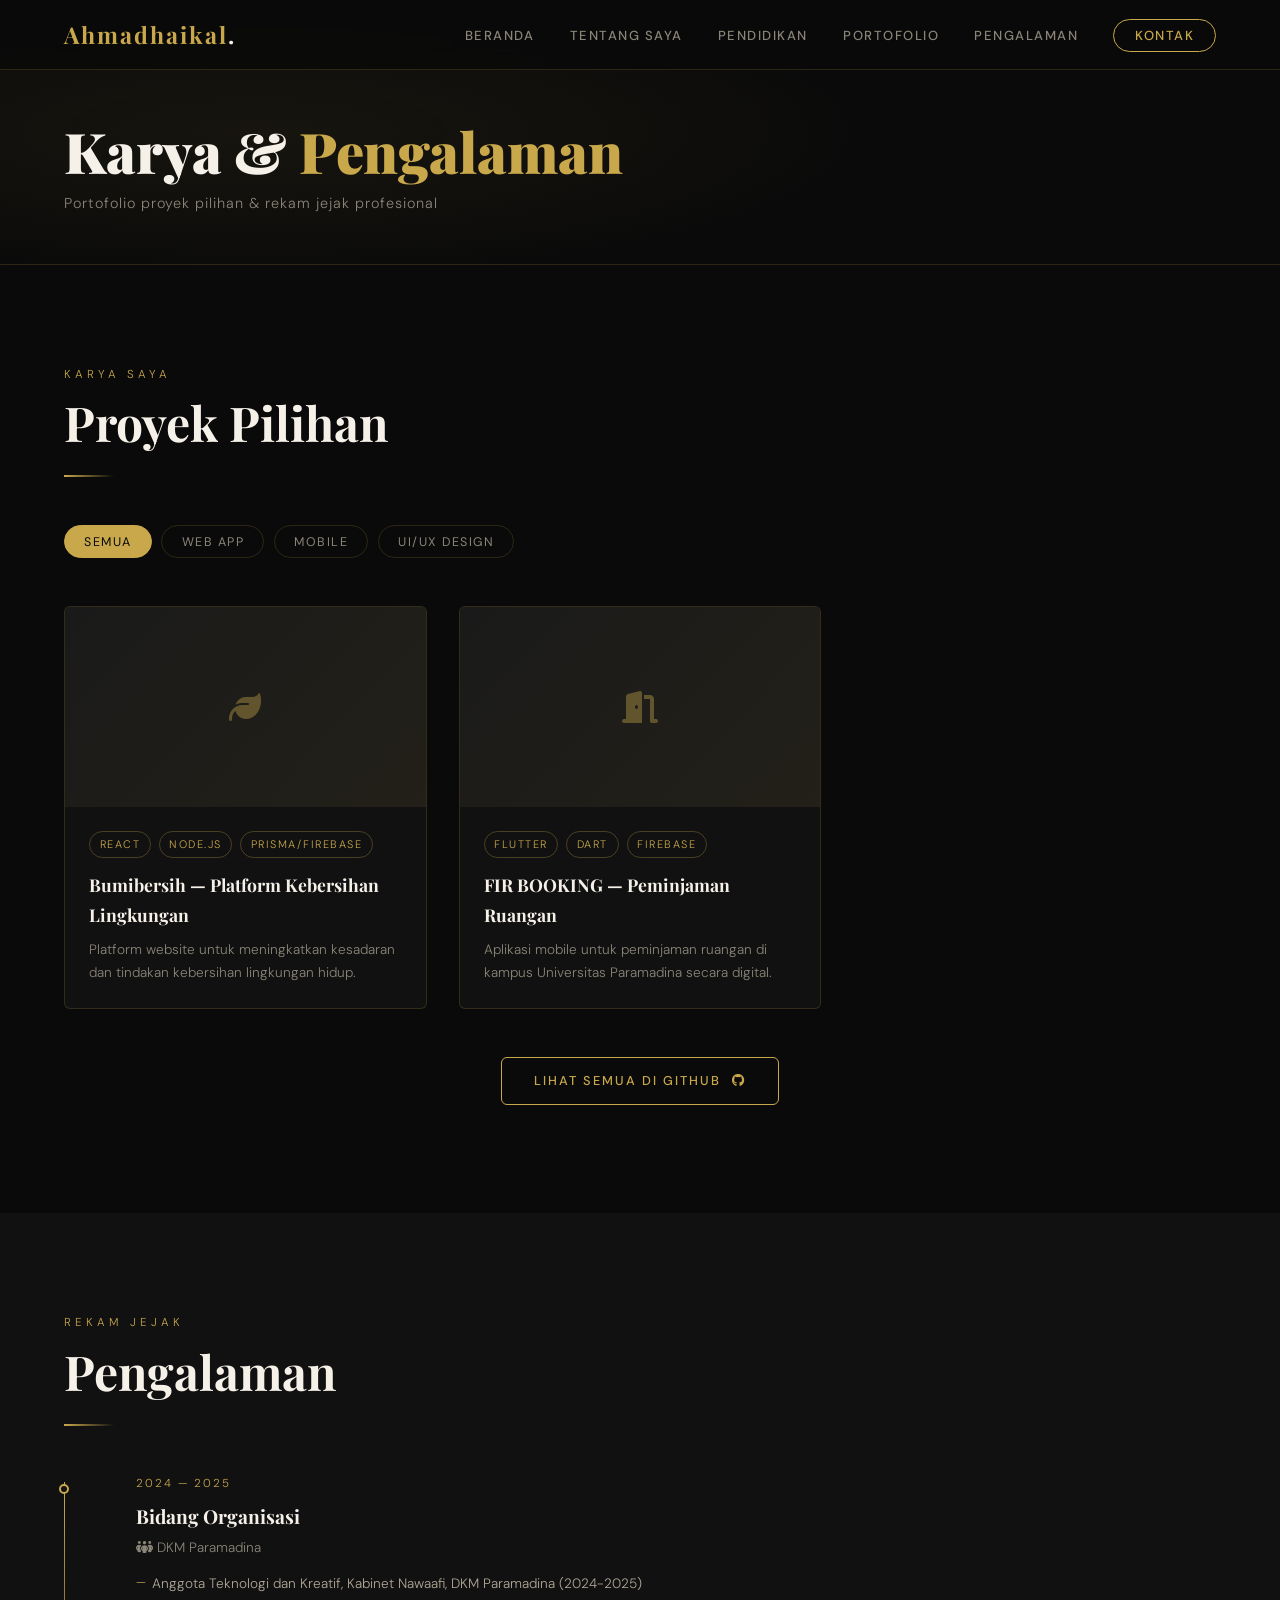
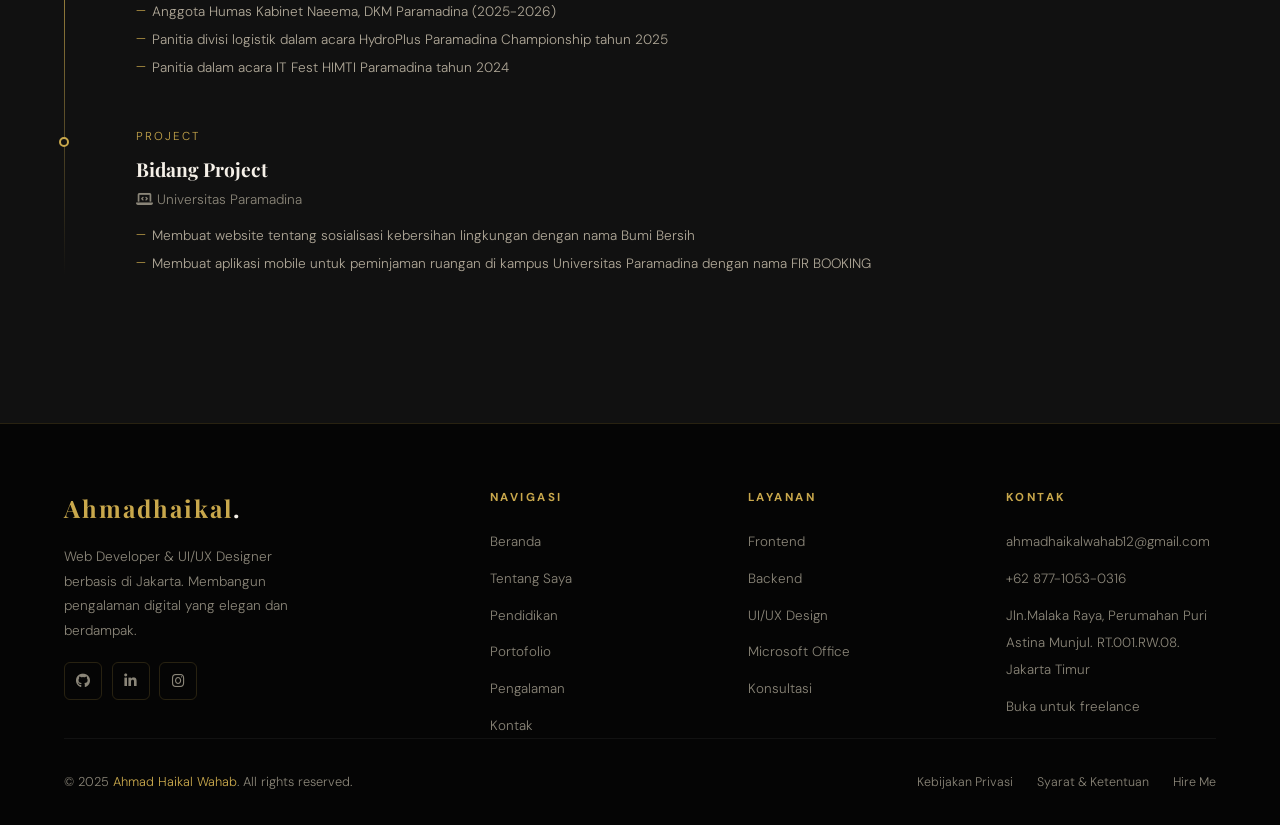
<file: portfolio.html>
<!DOCTYPE html>
<html lang="id">
<head>
  <meta charset="UTF-8" />
  <meta name="viewport" content="width=device-width, initial-scale=1.0" />
  <meta name="description" content="Portfolio profesional — Web Developer & UI/UX Designer" />
  <title>Ahmad Haikal Wahab — Portofolio &amp; Pengalaman</title>

  <link rel="stylesheet" href="style.css" />
  <link rel="stylesheet" href="https://cdnjs.cloudflare.com/ajax/libs/font-awesome/6.5.1/css/all.min.css" />
</head>

<body>

<!-- NAVBAR -->
<nav id="navbar">
  <a href="beranda.html" class="nav-logo">Ahmadhaikal<span>.</span></a>
  <ul class="nav-links">
    <li><a href="index.html">Beranda</a></li>
    <li><a href="index.html#tentang">Tentang Saya</a></li>
    <li><a href="index.html#pendidikan">Pendidikan</a></li>
    <li><a href="portfolio.html" class="active">Portofolio</a></li>
    <li><a href="portfolio.html#pengalaman">Pengalaman</a></li>
    <li><a href="kontak.html" class="nav-cta">Kontak</a></li>
  </ul>
  <div class="hamburger" id="hamburger" aria-label="Buka menu">
    <span></span><span></span><span></span>
  </div>
</nav>

<!-- Mobile Menu -->
<div class="mobile-menu" id="mobileMenu">
  <a href="index.html">Beranda</a>
  <a href="index.html#tentang">Tentang Saya</a>
  <a href="index.html#pendidikan">Pendidikan</a>
  <a href="portfolio.html">Portofolio</a>
  <a href="portfolio.html#pengalaman">Pengalaman</a>
  <a href="index.html#pendidikan">Pendidikan</a>
  <a href="kontak.html">Kontak</a>
</div>


<!-- PAGE BANNER -->
<div class="page-banner">
  <div class="page-banner-inner">
    <h1>Karya &amp; <span>Pengalaman</span></h1>
    <p>Portofolio proyek pilihan &amp; rekam jejak profesional</p>
  </div>
</div>


<!-- PORTOFOLIO -->
<section id="portofolio">
  <div style="max-width:1200px; margin:0 auto;">
    <span class="section-label">Karya Saya</span>
    <h2 class="section-title">Proyek Pilihan</h2>
    <div class="divider"></div>

    <div class="filter-bar">
      <button class="filter-btn active" data-filter="all">Semua</button>
      <button class="filter-btn" data-filter="web">Web App</button>
      <button class="filter-btn" data-filter="mobile">Mobile</button>
      <button class="filter-btn" data-filter="design">UI/UX Design</button>
    </div>

    <div class="projects-grid">

      <!-- Project 1: Bumibersih -->
      <article class="project-card" data-cat="web">
        <div class="project-img">
          <div class="project-placeholder">
            <i class="fa-solid fa-leaf"></i>
          </div>
          <div class="project-overlay">
            <a href="https://bumi-bersih-five.vercel.app/" class="overlay-link" target="_blank" rel="noopener" title="Live Demo">
              <i class="fa-solid fa-arrow-up-right-from-square"></i>
            </a>
            <a href="https://github.com/ahmadhaikalwahab12-dev/bumibersih" class="overlay-link" target="_blank" rel="noopener" title="GitHub">
              <i class="fa-brands fa-github"></i>
            </a>
          </div>
        </div>
        <div class="project-body">
          <div class="project-tags">
            <span class="tag">React</span>
            <span class="tag">Node.js</span>
            <span class="tag">Prisma/Firebase</span>
          </div>
          <h3 class="project-title">Bumibersih — Platform Kebersihan Lingkungan</h3>
          <p class="project-desc">
            Platform website untuk meningkatkan kesadaran dan tindakan kebersihan lingkungan hidup.
          </p>
        </div>
      </article>

      <!-- Project 2: FIR BOOKING -->
      <article class="project-card" data-cat="mobile">
        <div class="project-img">
          <div class="project-placeholder">
            <i class="fa-solid fa-door-open"></i>
          </div>
          <div class="project-overlay">
            <a href="#" class="overlay-link" title="Live Demo">
              <i class="fa-solid fa-arrow-up-right-from-square"></i>
            </a>
            <a href="https://github.com/ahmadhaikalwahab12-dev/firbooking" class="overlay-link" target="_blank" rel="noopener" title="GitHub">
              <i class="fa-brands fa-github"></i>
            </a>
          </div>
        </div>
        <div class="project-body">
          <div class="project-tags">
            <span class="tag">Flutter</span>
            <span class="tag">Dart</span>
            <span class="tag">Firebase</span>
          </div>
          <h3 class="project-title">FIR BOOKING — Peminjaman Ruangan</h3>
          <p class="project-desc">
            Aplikasi mobile untuk peminjaman ruangan di kampus Universitas Paramadina secara digital.
          </p>
        </div>
      </article>

    </div>

    <div style="text-align:center; margin-top:3rem;">
      <a href="https://github.com/ahmadhaikalwahab12-dev" target="_blank" rel="noopener" class="btn">
        Lihat Semua di GitHub <i class="fa-brands fa-github" style="margin-left:0.4rem;"></i>
      </a>
    </div>
  </div>
</section>


<!-- PENGALAMAN -->
<section id="pengalaman">
  <div style="max-width:1200px; margin:0 auto;">
    <span class="section-label">Rekam Jejak</span>
    <h2 class="section-title">Pengalaman</h2>
    <div class="divider"></div>

    <div class="timeline">

      <div class="timeline-item">
        <p class="timeline-period">2024 — 2025</p>
        <h3 class="timeline-role">Bidang Organisasi</h3>
        <p class="timeline-company">
          <i class="fa-solid fa-people-group"></i>
          DKM Paramadina
        </p>
        <ul class="timeline-list">
          <li>Anggota Teknologi dan Kreatif, Kabinet Nawaafi, DKM Paramadina (2024-2025)</li>
          <li>Anggota Humas Kabinet Naeema, DKM Paramadina (2025-2026)</li>
          <li>Panitia divisi logistik dalam acara HydroPlus Paramadina Championship tahun 2025</li>
          <li>Panitia dalam acara IT Fest HIMTI Paramadina tahun 2024</li>
        </ul>
      </div>

      <div class="timeline-item">
        <p class="timeline-period">Project</p>
        <h3 class="timeline-role">Bidang Project</h3>
        <p class="timeline-company">
          <i class="fa-solid fa-laptop-code"></i>
          Universitas Paramadina
        </p>
        <ul class="timeline-list">
          <li>Membuat website tentang sosialisasi kebersihan lingkungan dengan nama Bumi Bersih</li>
          <li>Membuat aplikasi mobile untuk peminjaman ruangan di kampus Universitas Paramadina dengan nama FIR BOOKING</li>
        </ul>
      </div>

    </div>
  </div>
</section>


<!-- FOOTER -->
<footer>
  <div class="footer-top" style="max-width:1200px; margin:0 auto;">
    <div class="footer-brand">
      <a href="beranda.html" class="nav-logo">Ahmadhaikal<span>.</span></a>
      <p>Web Developer &amp; UI/UX Designer berbasis di Jakarta. Membangun pengalaman digital yang elegan dan berdampak.</p>
      <div class="social-links" style="margin-top:1.2rem;">
        <a href="https://github.com/ahmadhaikalwahab12-dev" class="social-link" target="_blank" rel="noopener" title="GitHub"><i class="fa-brands fa-github"></i></a>
        <a href="https://linkedin.com/in/Ahmad-Haikal-Wahab-12" class="social-link" target="_blank" rel="noopener" title="LinkedIn"><i class="fa-brands fa-linkedin-in"></i></a>
        <a href="https://instagram.com/ahmdhaikal15" class="social-link" target="_blank" rel="noopener" title="Instagram"><i class="fa-brands fa-instagram"></i></a>
      </div>
    </div>
    <div class="footer-col">
      <h5>Navigasi</h5>
      <ul>
        <li><a href="index.html">Beranda</a></li>
        <li><a href="index.html#tentang">Tentang Saya</a></li>
        <li><a href="index.html#pendidikan">Pendidikan</a></li>
        <li><a href="portfolio.html">Portofolio</a></li>
        <li><a href="portfolio.html#pengalaman">Pengalaman</a></li>
        <li><a href="kontak.html">Kontak</a></li>
      </ul>
    </div>
    <div class="footer-col">
      <h5>Layanan</h5>
      <ul>
        <li><a href="portfolio.html">Frontend</a></li>
        <li><a href="portfolio.html">Backend</a></li>
        <li><a href="portfolio.html">UI/UX Design</a></li>
        <li><a href="portfolio.html">Microsoft Office</a></li>
        <li><a href="kontak.html">Konsultasi</a></li>
      </ul>
    </div>
    <div class="footer-col">
      <h5>Kontak</h5>
      <ul>
        <li><a href="mailto:ahmadhaikalwahab12@gmail.com">ahmadhaikalwahab12@gmail.com</a></li>
        <li><a href="https://wa.me/6287710530316" target="_blank" rel="noopener">+62 877-1053-0316</a></li>
        <li><a href="#">Jln.Malaka Raya, Perumahan Puri Astina Munjul. RT.001.RW.08. Jakarta Timur</a></li>
        <li><a href="#">Buka untuk freelance</a></li>
      </ul>
    </div>
  </div>
  <div class="footer-bottom" style="max-width:1200px; margin:0 auto;">
    <p class="footer-copy">© 2025 <span>Ahmad Haikal Wahab</span>. All rights reserved.</p>
    <div class="footer-bottom-links">
      <a href="#">Kebijakan Privasi</a>
      <a href="#">Syarat &amp; Ketentuan</a>
      <a href="kontak.html">Hire Me</a>
    </div>
  </div>
</footer>

<button id="scrollTop" aria-label="Kembali ke atas"><i class="fa-solid fa-chevron-up"></i></button>

<script>
(function () {
  const navbar = document.getElementById('navbar');
  window.addEventListener('scroll', () => {
    navbar.classList.toggle('scrolled', window.scrollY > 40);
    const sections = document.querySelectorAll('section[id]');
    const links    = document.querySelectorAll('.nav-links a');
    let current    = '';
    sections.forEach(s => {
      if (window.scrollY >= s.offsetTop - 120) current = s.getAttribute('id');
    });
    links.forEach(l => {
      const href = l.getAttribute('href');
      l.classList.toggle('active',
        href === 'portfolio.html#' + current ||
        (href === 'portfolio.html' && current === 'portofolio')
      );
    });
    document.getElementById('scrollTop').classList.toggle('visible', window.scrollY > 400);
  });

  const hamburger  = document.getElementById('hamburger');
  const mobileMenu = document.getElementById('mobileMenu');
  hamburger.addEventListener('click', () => {
    hamburger.classList.toggle('open');
    mobileMenu.classList.toggle('open');
  });
  mobileMenu.querySelectorAll('a').forEach(a => {
    a.addEventListener('click', () => {
      hamburger.classList.remove('open');
      mobileMenu.classList.remove('open');
    });
  });

  document.getElementById('scrollTop').addEventListener('click', () => {
    window.scrollTo({ top: 0, behavior: 'smooth' });
  });

  document.querySelectorAll('.filter-btn').forEach(btn => {
    btn.addEventListener('click', () => {
      document.querySelectorAll('.filter-btn').forEach(b => b.classList.remove('active'));
      btn.classList.add('active');
      const filter = btn.dataset.filter;
      document.querySelectorAll('.project-card').forEach(card => {
        const match = filter === 'all' || card.dataset.cat === filter;
        card.style.display  = match ? 'block' : 'none';
        card.style.animation = match ? 'fadeUp 0.4s ease both' : 'none';
      });
    });
  });

  const observer = new IntersectionObserver((entries) => {
    entries.forEach(e => {
      if (e.isIntersecting) {
        e.target.style.opacity   = '1';
        e.target.style.transform = 'translateY(0)';
      }
    });
  }, { threshold: 0.1 });

  document.querySelectorAll('.project-card, .timeline-item').forEach(el => {
    el.style.opacity    = '0';
    el.style.transform  = 'translateY(24px)';
    el.style.transition = 'opacity 0.6s ease, transform 0.6s ease';
    observer.observe(el);
  });
})();
</script>

</body>
</html>
</file>
<file: style.css>
/* PORTFOLIO — EXTERNAL CSS */

/*  GOOGLE FONTS  */
@import url('https://fonts.googleapis.com/css2?family=Playfair+Display:ital,wght@0,400;0,700;0,900;1,400&family=DM+Sans:wght@300;400;500&display=swap');

/*  CSS VARIABLES */
:root {
  --bg:        #0a0a0a;
  --bg-2:      #111111;
  --bg-3:      #1a1a1a;
  --gold:      #c9a84c;
  --gold-lt:   #e8c97a;
  --white:     #f5f0e8;
  --gray:      #8a8578;
  --border:    rgba(201,168,76,0.18);
  --font-head: 'Playfair Display', Georgia, serif;
  --font-body: 'DM Sans', sans-serif;
  --radius:    6px;
  --trans:     0.35s cubic-bezier(0.4,0,0.2,1);
  --shadow:    0 8px 40px rgba(0,0,0,0.6);
}

/*  RESET  */
*, *::before, *::after { box-sizing: border-box; margin: 0; padding: 0; }

html { scroll-behavior: smooth; font-size: 16px; }

body {
  background: var(--bg);
  color: var(--white);
  font-family: var(--font-body);
  font-weight: 300;
  line-height: 1.7;
  overflow-x: hidden;
}

img { max-width: 100%; display: block; }
a  { color: inherit; text-decoration: none; }
ul { list-style: none; }

/* ---------- SCROLLBAR ---------- */
::-webkit-scrollbar { width: 6px; }
::-webkit-scrollbar-track { background: var(--bg-2); }
::-webkit-scrollbar-thumb { background: var(--gold); border-radius: 3px; }

/* NAVBAR */
#navbar {
  position: fixed; top: 0; left: 0; width: 100%; z-index: 1000;
  display: flex; align-items: center; justify-content: space-between;
  padding: 0 5%;
  height: 70px;
  background: rgba(10,10,10,0.85);
  backdrop-filter: blur(14px);
  border-bottom: 1px solid var(--border);
  transition: var(--trans);
}

#navbar.scrolled {
  height: 58px;
  background: rgba(10,10,10,0.97);
}

.nav-logo {
  font-family: var(--font-head);
  font-size: 1.45rem;
  font-weight: 700;
  letter-spacing: 2px;
  color: var(--gold);
}

.nav-logo span { color: var(--white); }

.nav-links {
  display: flex; gap: 2.2rem; align-items: center;
}

.nav-links a {
  font-size: 0.82rem;
  font-weight: 500;
  letter-spacing: 1.5px;
  text-transform: uppercase;
  color: var(--gray);
  position: relative;
  padding-bottom: 3px;
  transition: color var(--trans);
}

.nav-links a::after {
  content: '';
  position: absolute; bottom: 0; left: 0;
  width: 0; height: 1px;
  background: var(--gold);
  transition: width var(--trans);
}

.nav-links a:hover,
.nav-links a.active { color: var(--gold-lt); }
.nav-links a:hover::after,
.nav-links a.active::after { width: 100%; }

/* Hamburger */
.hamburger {
  display: none; flex-direction: column; gap: 5px;
  cursor: pointer; padding: 6px;
}
.hamburger span {
  display: block; width: 26px; height: 2px;
  background: var(--gold); border-radius: 2px;
  transition: var(--trans);
}
.hamburger.open span:nth-child(1) { transform: translateY(7px) rotate(45deg); }
.hamburger.open span:nth-child(2) { opacity: 0; }
.hamburger.open span:nth-child(3) { transform: translateY(-7px) rotate(-45deg); }

/* Mobile Menu */
.mobile-menu {
  display: none;
  position: fixed; top: 70px; left: 0; width: 100%;
  background: rgba(10,10,10,0.97);
  border-bottom: 1px solid var(--border);
  flex-direction: column;
  padding: 1.5rem 5% 2rem;
  gap: 1.2rem;
  z-index: 999;
  backdrop-filter: blur(14px);
}
.mobile-menu.open { display: flex; }
.mobile-menu a {
  font-size: 1rem; letter-spacing: 1.5px;
  text-transform: uppercase; color: var(--gray);
  font-weight: 500; transition: color var(--trans);
  padding: 0.4rem 0;
  border-bottom: 1px solid var(--border);
}
.mobile-menu a:hover { color: var(--gold-lt); }

/* SECTIONS — GENERAL */
section { padding: 100px 5%; }

.section-label {
  font-size: 0.72rem;
  letter-spacing: 4px;
  text-transform: uppercase;
  color: var(--gold);
  margin-bottom: 0.6rem;
  display: block;
}

.section-title {
  font-family: var(--font-head);
  font-size: clamp(2rem, 4vw, 3rem);
  font-weight: 700;
  line-height: 1.2;
  color: var(--white);
  margin-bottom: 1rem;
}

.divider {
  width: 50px; height: 2px;
  background: linear-gradient(90deg, var(--gold), transparent);
  margin: 1.5rem 0 3rem;
}

.btn {
  display: inline-block;
  padding: 0.75rem 2rem;
  border: 1px solid var(--gold);
  color: var(--gold);
  font-family: var(--font-body);
  font-size: 0.8rem;
  font-weight: 500;
  letter-spacing: 2px;
  text-transform: uppercase;
  cursor: pointer;
  background: transparent;
  border-radius: var(--radius);
  transition: var(--trans);
  position: relative; overflow: hidden;
}
.btn::before {
  content: '';
  position: absolute; inset: 0;
  background: var(--gold);
  transform: scaleX(0);
  transform-origin: left;
  transition: transform var(--trans);
  z-index: -1;
}
.btn:hover { color: var(--bg); }
.btn:hover::before { transform: scaleX(1); }

.btn-solid {
  background: var(--gold);
  color: var(--bg);
  font-weight: 600;
}
.btn-solid::before { background: var(--gold-lt); }
.btn-solid:hover { color: var(--bg); }

/*HERO */
#beranda {
  min-height: 100vh;
  display: flex; align-items: center;
  padding-top: 120px;
  position: relative;
  overflow: hidden;
}

.hero-bg {
  position: absolute; inset: 0; z-index: 0;
  background:
    radial-gradient(ellipse 60% 60% at 80% 50%, rgba(201,168,76,0.07) 0%, transparent 70%),
    radial-gradient(ellipse 40% 60% at 15% 80%, rgba(201,168,76,0.04) 0%, transparent 60%);
}

.hero-grid {
  display: grid;
  grid-template-columns: 1fr 1fr;
  gap: 4rem;
  align-items: center;
  position: relative; z-index: 1;
  width: 100%;
}

.hero-eyebrow {
  font-size: 0.75rem;
  letter-spacing: 5px;
  text-transform: uppercase;
  color: var(--gold);
  margin-bottom: 1.2rem;
  display: flex; align-items: center; gap: 1rem;
}
.hero-eyebrow::before {
  content: ''; display: block;
  width: 36px; height: 1px; background: var(--gold);
}

.hero-name {
  font-family: var(--font-head);
  font-weight: 900;
  line-height: 1.1;
  margin-bottom: 0.8rem;
}

.hero-greeting {
  display: block;
  font-size: clamp(1.2rem, 2.5vw, 1.8rem);
  font-weight: 400;
  font-style: italic;
  color: var(--gray);
  letter-spacing: 1px;
  margin-bottom: 0.2rem;
}
.hero-name .name-line {
  display: block;
  font-size: clamp(2.8rem, 6vw, 5.2rem);
  font-weight: 900;
  line-height: 1.0;
  background: linear-gradient(135deg, #c9a84c 0%, #e8c97a 50%, #c9a84c 100%);
  -webkit-background-clip: text;
  -webkit-text-fill-color: transparent;
  background-clip: text;
}

.hero-name .accent { color: var(--gold); font-style: italic; }

.hero-role {
  font-size: clamp(1rem, 1.8vw, 1.3rem);
  color: var(--gray);
  margin-bottom: 1.8rem;
  letter-spacing: 1px;
}

.hero-desc {
  font-size: 0.95rem;
  color: #b0a898;
  max-width: 480px;
  margin-bottom: 2.5rem;
  line-height: 1.8;
}

.hero-actions { display: flex; gap: 1rem; flex-wrap: wrap; }

.hero-img-wrap {
  position: relative;
  display: flex; justify-content: center; align-items: center;
}

.hero-img-frame {
  position: relative;
  width: 340px; height: 400px;
}

.hero-img-frame::before {
  content: '';
  position: absolute; top: -16px; right: -16px;
  width: 100%; height: 100%;
  z-index: 0;
}

.hero-img-frame img {
  width: 100%; height: 100%;
  object-fit: cover;
  border-radius: var(--radius);
  position: relative; z-index: 1;
  filter: grayscale(20%) contrast(1.05);
}

.hero-stats {
  display: flex; gap: 2rem; margin-top: 2.5rem;
}
.stat-item { text-align: center; }
.stat-num {
  font-family: var(--font-head);
  font-size: 2rem;
  font-weight: 900;
  color: var(--gold);
  display: block;
}
.stat-label {
  font-size: 0.72rem;
  letter-spacing: 2px;
  text-transform: uppercase;
  color: var(--gray);
}

/* ── HERO RESPONSIVE — TABLET (≤ 1024px) ── */
@media (max-width: 1024px) {
  .hero-grid {
    grid-template-columns: 1fr;
    gap: 2rem;
    text-align: center;
  }
  .hero-eyebrow   { justify-content: center; }
  .hero-desc      { margin: 0 auto 2.5rem; }
  .hero-actions   { justify-content: center; }
  .hero-stats     { justify-content: center; }

  /* FOTO TETAP TAMPIL di tablet — ditaruh di atas teks */
  .hero-img-wrap {
    display: flex;
    justify-content: center;
    order: -1;
    margin-bottom: 1rem;
  }
  .hero-img-frame {
    width: 220px;
    height: 270px;
  }
  .hero-img-frame::before {
    top: -10px; right: -10px;
  }
}

/* ── HERO RESPONSIVE — MOBILE (≤ 680px) ── */
@media (max-width: 680px) {
  .hero-grid {
    gap: 1.5rem;
  }

  /* FOTO TETAP TAMPIL di mobile — ukuran lebih kecil */
  .hero-img-wrap {
    display: flex;
    justify-content: center;
    order: -1;
    margin-bottom: 0.5rem;
  }
  .hero-img-frame {
    width: 160px;
    height: 200px;
  }
  .hero-img-frame::before {
    top: -8px; right: -8px;
  }

  .hero-stats { gap: 1.2rem; }
}

/* TENTANG SAYA */
#tentang {
  background: var(--bg-2);
}

.about-grid {
  display: grid;
  grid-template-columns: 1fr 1.4fr;
  gap: 5rem;
  align-items: start;
}

.about-img-wrap { position: relative; }

.about-img-frame {
  width: 100%;
  aspect-ratio: 3/4;
  max-height: 480px;
  overflow: hidden;
  border-radius: var(--radius);
  position: relative;
}

.about-img-frame img {
  width: 100%; height: 100%;
  object-fit: cover;
  filter: grayscale(15%);
}

.about-badge {
  position: absolute; bottom: -20px; right: -20px;
  background: var(--gold);
  color: var(--bg);
  padding: 1.2rem 1.5rem;
  border-radius: var(--radius);
  font-family: var(--font-head);
  text-align: center;
  box-shadow: var(--shadow);
}
.about-badge .big { font-size: 1.8rem; font-weight: 900; display: block; line-height: 1; }
.about-badge .sm { font-size: 0.65rem; letter-spacing: 2px; text-transform: uppercase; }

.about-list {
  display: grid; grid-template-columns: 1fr 1fr; gap: 0.8rem;
  margin: 1.8rem 0;
}
.about-list li {
  display: flex; align-items: center; gap: 0.6rem;
  font-size: 0.88rem; color: #b0a898;
}
.about-list li::before {
  content: '▸'; color: var(--gold); font-size: 0.75rem;
}

/* Skills Table */
.skill-table {
  width: 100%;
  border-collapse: collapse;
  margin: 2rem 0;
  font-size: 0.85rem;
}
.skill-table th {
  text-align: left;
  padding: 0.7rem 1rem;
  font-size: 0.72rem;
  letter-spacing: 2px;
  text-transform: uppercase;
  color: var(--gold);
  border-bottom: 1px solid var(--border);
  font-weight: 500;
}
.skill-table td {
  padding: 0.65rem 1rem;
  border-bottom: 1px solid rgba(255,255,255,0.05);
  color: #c8c0b4;
  vertical-align: middle;
}
.skill-table tr:hover td { background: rgba(201,168,76,0.04); }

.skill-bar-wrap {
  background: var(--bg-3);
  border-radius: 20px;
  height: 5px;
  width: 120px;
  overflow: hidden;
}
.skill-bar {
  height: 100%; border-radius: 20px;
  background: linear-gradient(90deg, var(--gold), var(--gold-lt));
}

/* PORTOFOLIO */
#portofolio { background: var(--bg); }

.filter-bar {
  display: flex; gap: 0.6rem; flex-wrap: wrap;
  margin-bottom: 3rem;
}
.filter-btn {
  padding: 0.45rem 1.2rem;
  border: 1px solid var(--border);
  background: transparent;
  color: var(--gray);
  font-family: var(--font-body);
  font-size: 0.78rem;
  letter-spacing: 1.5px;
  text-transform: uppercase;
  cursor: pointer;
  border-radius: 50px;
  transition: var(--trans);
}
.filter-btn:hover,
.filter-btn.active {
  background: var(--gold);
  color: var(--bg);
  border-color: var(--gold);
}

.projects-grid {
  display: grid;
  grid-template-columns: repeat(auto-fill, minmax(300px, 1fr));
  gap: 2rem;
}

.project-card {
  background: var(--bg-2);
  border: 1px solid var(--border);
  border-radius: var(--radius);
  overflow: hidden;
  transition: var(--trans);
  position: relative;
}
.project-card:hover {
  transform: translateY(-6px);
  border-color: rgba(201,168,76,0.4);
  box-shadow: 0 20px 50px rgba(0,0,0,0.5);
}

.project-img {
  height: 200px;
  overflow: hidden;
  position: relative;
}
.project-img img {
  width: 100%; height: 100%;
  object-fit: cover;
  transition: transform 0.6s ease;
}
.project-card:hover .project-img img { transform: scale(1.06); }

.project-overlay {
  position: absolute; inset: 0;
  background: rgba(10,10,10,0.65);
  display: flex; align-items: center; justify-content: center;
  gap: 1rem;
  opacity: 0; transition: var(--trans);
}
.project-card:hover .project-overlay { opacity: 1; }
.overlay-link {
  width: 42px; height: 42px;
  border: 1px solid var(--gold);
  border-radius: 50%;
  display: flex; align-items: center; justify-content: center;
  color: var(--gold); font-size: 1rem;
  transition: var(--trans);
}
.overlay-link:hover { background: var(--gold); color: var(--bg); }

.project-body { padding: 1.5rem; }
.project-tags {
  display: flex; gap: 0.5rem; flex-wrap: wrap;
  margin-bottom: 0.8rem;
}
.tag {
  font-size: 0.68rem; letter-spacing: 1.5px;
  text-transform: uppercase; color: var(--gold);
  padding: 0.2rem 0.6rem;
  border: 1px solid rgba(201,168,76,0.3);
  border-radius: 50px;
}
.project-title {
  font-family: var(--font-head);
  font-size: 1.1rem; font-weight: 700;
  margin-bottom: 0.5rem; color: var(--white);
}
.project-desc {
  font-size: 0.85rem; color: var(--gray);
  line-height: 1.7;
}

/* PENGALAMAN */
#pengalaman { background: var(--bg-2); }

.timeline { position: relative; padding-left: 2rem; }
.timeline::before {
  content: ''; position: absolute;
  left: 0; top: 8px; bottom: 0; width: 1px;
  background: linear-gradient(180deg, var(--gold), transparent);
}

.timeline-item {
  position: relative; margin-bottom: 3rem;
  padding-left: 2.5rem;
}
.timeline-item::before {
  content: ''; position: absolute;
  left: -2rem; top: 10px;
  width: 10px; height: 10px;
  border: 2px solid var(--gold);
  border-radius: 50%;
  background: var(--bg-2);
  transform: translateX(-50%);
}

.timeline-period {
  font-size: 0.72rem;
  letter-spacing: 2px; text-transform: uppercase;
  color: var(--gold); margin-bottom: 0.4rem;
}
.timeline-role {
  font-family: var(--font-head);
  font-size: 1.2rem; font-weight: 700;
  margin-bottom: 0.2rem;
}
.timeline-company {
  font-size: 0.85rem; color: var(--gray);
  margin-bottom: 0.8rem;
}
.timeline-desc {
  font-size: 0.88rem; color: #b0a898;
  line-height: 1.8;
}
.timeline-list {
  margin-top: 0.6rem;
  display: flex; flex-direction: column; gap: 0.3rem;
}
.timeline-list li {
  font-size: 0.85rem; color: #b0a898;
  padding-left: 1rem; position: relative;
}
.timeline-list li::before {
  content: '—'; position: absolute; left: 0;
  color: var(--gold); font-size: 0.75rem;
}

/*PENDIDIKAN */
#pendidikan { background: var(--bg); }

.edu-grid {
  display: grid;
  grid-template-columns: repeat(auto-fill, minmax(280px, 1fr));
  gap: 2rem;
}

.edu-card {
  background: var(--bg-2);
  border: 1px solid var(--border);
  border-radius: var(--radius);
  padding: 2rem;
  transition: var(--trans);
}
.edu-card:hover {
  border-color: rgba(201,168,76,0.4);
  transform: translateY(-4px);
}

.edu-icon {
  width: 50px; height: 50px;
  background: rgba(201,168,76,0.1);
  border: 1px solid var(--border);
  border-radius: var(--radius);
  display: flex; align-items: center; justify-content: center;
  font-size: 1.4rem; margin-bottom: 1.2rem;
}
.edu-period {
  font-size: 0.72rem; letter-spacing: 2px;
  text-transform: uppercase; color: var(--gold);
  margin-bottom: 0.4rem;
}
.edu-degree {
  font-family: var(--font-head);
  font-size: 1.1rem; font-weight: 700;
  margin-bottom: 0.3rem;
}
.edu-school {
  font-size: 0.88rem; color: var(--gray);
  margin-bottom: 1rem;
}
.edu-desc {
  font-size: 0.84rem; color: #9a9288;
  line-height: 1.7;
}

/*  KONTAK */
#kontak { background: var(--bg-2); }

.contact-grid {
  display: grid;
  grid-template-columns: 1fr 1.5fr;
  gap: 4rem;
  align-items: start;
}

.contact-info {
  display: flex; flex-direction: column; gap: 0;
  background: var(--bg-3);
  border: 1px solid var(--border);
  border-radius: var(--radius);
  overflow: hidden;
}

.contact-info-header {
  padding: 1.8rem 2rem 1.4rem;
  border-bottom: 1px solid var(--border);
  background: rgba(201,168,76,0.05);
}
.contact-info-header h3 {
  font-family: var(--font-head);
  font-size: 1.1rem; font-weight: 700;
  margin-bottom: 0.4rem;
}
.contact-info-header p {
  font-size: 0.84rem; color: var(--gray);
  line-height: 1.7;
}

.contact-item {
  display: flex; gap: 1rem; align-items: flex-start;
  padding: 1.2rem 2rem;
  border-bottom: 1px solid rgba(255,255,255,0.04);
  transition: background var(--trans);
}
.contact-item:last-of-type { border-bottom: none; }
.contact-item:hover { background: rgba(201,168,76,0.04); }

.contact-icon {
  width: 40px; height: 40px; flex-shrink: 0;
  background: rgba(201,168,76,0.1);
  border: 1px solid var(--border);
  border-radius: var(--radius);
  display: flex; align-items: center; justify-content: center;
  font-size: 0.95rem; color: var(--gold);
  margin-top: 2px;
}
.contact-icon i { font-size: 0.95rem; color: var(--gold); }

.contact-item-body { min-width: 0; flex: 1; }
.contact-item-body h4 {
  font-size: 0.68rem;
  letter-spacing: 2px;
  text-transform: uppercase;
  color: var(--gold);
  margin-bottom: 0.3rem;
  font-weight: 500;
}
.contact-item-body p,
.contact-item-body a {
  font-size: 0.86rem; color: #b0a898;
  line-height: 1.6;
  transition: color var(--trans);
  word-break: break-all;
  overflow-wrap: anywhere;
  white-space: normal;
  display: block;
}
.contact-item-body a:hover { color: var(--gold-lt); }

.contact-social-wrap {
  padding: 1.4rem 2rem;
  border-top: 1px solid var(--border);
  background: rgba(201,168,76,0.03);
}
.contact-social-label {
  font-size: 0.68rem;
  letter-spacing: 2px;
  text-transform: uppercase;
  color: var(--gold);
  margin-bottom: 0.8rem;
  font-weight: 500;
  display: block;
}
.social-links {
  display: flex; gap: 0.6rem; flex-wrap: wrap;
}
.social-link {
  width: 38px; height: 38px;
  border: 1px solid var(--border);
  border-radius: var(--radius);
  display: flex; align-items: center; justify-content: center;
  color: var(--gray); font-size: 0.9rem;
  transition: var(--trans);
}
.social-link i { font-size: 0.9rem; }
.social-link:hover {
  border-color: var(--gold);
  color: var(--gold);
  background: rgba(201,168,76,0.08);
}

.contact-cards-row {
  display: grid;
  grid-template-columns: repeat(4, 1fr);
  gap: 1rem;
  margin-bottom: 2rem;
}

.contact-card {
  background: var(--bg-3);
  border: 1px solid var(--border);
  border-radius: var(--radius);
  padding: 1.4rem 1.2rem;
  display: flex;
  align-items: flex-start;
  gap: 0.9rem;
  transition: var(--trans);
  min-width: 0;
}
.contact-card:hover { border-color: rgba(201,168,76,0.4); }
.contact-card .contact-icon { flex-shrink: 0; }
.contact-card-body { min-width: 0; flex: 1; }
.contact-card-body h4 {
  font-size: 0.68rem;
  letter-spacing: 2px;
  text-transform: uppercase;
  color: var(--gold);
  margin-bottom: 0.3rem;
  font-weight: 500;
}
.contact-card-body p,
.contact-card-body a {
  font-size: 0.84rem;
  color: #b0a898;
  line-height: 1.5;
  word-break: break-all;
  overflow-wrap: anywhere;
  display: block;
}
.contact-card-body a:hover { color: var(--gold-lt); }

/* Form kanan */
.contact-form-wrap {
  background: var(--bg-3);
  border: 1px solid var(--border);
  border-radius: var(--radius);
  padding: 2.5rem;
}
.contact-form-title {
  font-family: var(--font-head);
  font-size: 1.2rem; font-weight: 700;
  margin-bottom: 0.3rem;
}
.contact-form-subtitle {
  font-size: 0.84rem; color: var(--gray);
  margin-bottom: 1.8rem;
  line-height: 1.6;
}

.contact-form {
  display: flex; flex-direction: column; gap: 1.1rem;
}

.form-row { display: grid; grid-template-columns: 1fr 1fr; gap: 1.1rem; }

.form-group { display: flex; flex-direction: column; gap: 0.35rem; }
.form-group label {
  font-size: 0.68rem;
  letter-spacing: 2px;
  text-transform: uppercase;
  color: var(--gold);
  font-weight: 500;
}
.form-group input,
.form-group textarea,
.form-group select {
  background: var(--bg-2);
  border: 1px solid var(--border);
  color: var(--white);
  font-family: var(--font-body);
  font-size: 0.88rem;
  padding: 0.75rem 1rem;
  border-radius: var(--radius);
  outline: none;
  transition: border-color var(--trans), background var(--trans);
  appearance: none;
}
.form-group input::placeholder,
.form-group textarea::placeholder { color: #504e48; }
.form-group input:focus,
.form-group textarea:focus,
.form-group select:focus {
  border-color: var(--gold);
  background: rgba(201,168,76,0.03);
}
.form-group textarea { resize: vertical; min-height: 120px; }
.form-group select option { background: var(--bg-2); }

.form-check {
  display: flex; align-items: flex-start; gap: 0.75rem;
  font-size: 0.82rem; color: var(--gray);
  line-height: 1.6;
}
.form-check input[type="checkbox"] {
  width: 15px; height: 15px; flex-shrink: 0; margin-top: 3px;
  accent-color: var(--gold);
  cursor: pointer;
}

.form-submit {
  display: flex; gap: 1rem; align-items: center;
  flex-wrap: wrap; padding-top: 0.4rem;
}
.form-note {
  font-size: 0.76rem; color: var(--gray);
  padding: 0.55rem 0.9rem;
  border: 1px solid var(--border);
  border-radius: var(--radius);
  display: flex; align-items: center; gap: 0.4rem;
}
.form-note::before {
  content: '';
  display: block; width: 6px; height: 6px;
  border-radius: 50%;
  background: var(--gold);
  flex-shrink: 0;
}

/* Responsive kontak */
@media (max-width: 1024px) {
  .contact-grid { grid-template-columns: 1fr; gap: 2rem; }
  .contact-form-wrap { padding: 2rem; }
  .contact-cards-row { grid-template-columns: repeat(2, 1fr); }
}

@media (max-width: 680px) {
  .contact-form-wrap { padding: 1.5rem; }
  .form-row { grid-template-columns: 1fr; }
  .contact-item { padding: 1rem 1.2rem; }
  .contact-info-header { padding: 1.4rem 1.2rem 1.2rem; }
  .contact-social-wrap { padding: 1.2rem; }
  .contact-cards-row {
    grid-template-columns: 1fr 1fr;
    gap: 0.8rem;
  }
  .contact-card {
    padding: 1rem 0.9rem;
    flex-direction: column;
    gap: 0.6rem;
  }
}

/* FOOTER */
footer {
  background: #050505;
  border-top: 1px solid var(--border);
  padding: 4rem 5% 2rem;
}

.footer-top {
  display: grid;
  grid-template-columns: 1.8fr 1fr 1fr 1fr;
  gap: 3rem;
  margin-bottom: 3rem;
}

.footer-brand .nav-logo { display: block; margin-bottom: 1rem; font-size: 1.5rem; }
.footer-brand p {
  font-size: 0.85rem; color: var(--gray);
  line-height: 1.8; max-width: 260px;
}

.footer-col h5 {
  font-size: 0.72rem; letter-spacing: 2.5px;
  text-transform: uppercase; color: var(--gold);
  margin-bottom: 1.2rem;
}
.footer-col ul { display: flex; flex-direction: column; gap: 0.6rem; }
.footer-col ul li a {
  font-size: 0.84rem; color: var(--gray);
  transition: color var(--trans);
}
.footer-col ul li a:hover { color: var(--white); }

.footer-bottom {
  display: flex; align-items: center; justify-content: space-between;
  flex-wrap: wrap; gap: 1rem;
  padding-top: 2rem;
  border-top: 1px solid rgba(255,255,255,0.05);
}
.footer-copy { font-size: 0.8rem; color: var(--gray); }
.footer-copy span { color: var(--gold); }
.footer-bottom-links { display: flex; gap: 1.5rem; }
.footer-bottom-links a {
  font-size: 0.78rem; color: var(--gray);
  transition: color var(--trans);
}
.footer-bottom-links a:hover { color: var(--white); }

/* ANIMATIONS */
@keyframes fadeUp {
  from { opacity: 0; transform: translateY(30px); }
  to   { opacity: 1; transform: translateY(0); }
}
@keyframes fadeIn {
  from { opacity: 0; }
  to   { opacity: 1; }
}
@keyframes pulse-dot {
  0%, 100% { opacity: 1; }
  50%       { opacity: 0.3; }
}

.animate-fadeup { animation: fadeUp 0.8s ease both; }
.delay-1 { animation-delay: 0.15s; }
.delay-2 { animation-delay: 0.3s; }
.delay-3 { animation-delay: 0.45s; }
.delay-4 { animation-delay: 0.6s; }

/* RESPONSIVE — TABLET */
@media (max-width: 1024px) {
  .about-grid       { grid-template-columns: 1fr; }
  .about-img-wrap   { max-width: 380px; margin: 0 auto 4rem; }
  .footer-top       { grid-template-columns: 1fr 1fr; }
}

/* RESPONSIVE — MOBILE */
@media (max-width: 680px) {
  section { padding: 80px 6%; }

  .nav-links { display: none; }
  .hamburger { display: flex; }

  .hero-name { font-size: 2.6rem; }

  .about-list { grid-template-columns: 1fr; }
  .form-row { grid-template-columns: 1fr; }

  .footer-top { grid-template-columns: 1fr; gap: 2rem; }
  .footer-bottom { flex-direction: column; text-align: center; }
  .footer-bottom-links { justify-content: center; }

  .projects-grid { grid-template-columns: 1fr; }
  .edu-grid      { grid-template-columns: 1fr; }
  .hero-stats    { gap: 1.2rem; }
  .filter-bar    { justify-content: center; }
}

/* NAV CTA */
.nav-cta {
  padding: 0.45rem 1.3rem !important;
  border: 1px solid var(--gold) !important;
  border-radius: 50px !important;
  color: var(--gold) !important;
  transition: all var(--trans) !important;
}
.nav-cta:hover { background: var(--gold) !important; color: var(--bg) !important; }
.nav-cta::after { display: none !important; }

/* TOAST */
#toast {
  position: fixed; bottom: 2rem; right: 2rem;
  background: var(--gold); color: var(--bg);
  padding: 0.9rem 1.6rem;
  border-radius: 6px;
  font-size: 0.85rem; font-weight: 500;
  transform: translateY(120px);
  opacity: 0;
  transition: all 0.4s ease;
  z-index: 9999;
  box-shadow: 0 8px 30px rgba(201,168,76,0.3);
}
#toast.show { transform: translateY(0); opacity: 1; }

/* SCROLL TO TOP */
#scrollTop {
  position: fixed; bottom: 2rem; left: 2rem;
  width: 44px; height: 44px;
  background: rgba(10,10,10,0.8);
  border: 1px solid var(--border);
  border-radius: 50%;
  display: flex; align-items: center; justify-content: center;
  cursor: pointer; color: var(--gold);
  font-size: 1rem;
  opacity: 0; pointer-events: none;
  transition: all 0.35s ease;
  z-index: 999;
}
#scrollTop.visible { opacity: 1; pointer-events: auto; }
#scrollTop:hover { background: var(--gold); color: var(--bg); border-color: var(--gold); }

/* HERO GRADIENT TEXT */
.hero-name .gold-text,
.gold-text {
  background: linear-gradient(135deg, #c9a84c 0%, #e8c97a 50%, #c9a84c 100%);
  -webkit-background-clip: text;
  -webkit-text-fill-color: transparent;
  background-clip: text;
}

/* AVATAR PLACEHOLDER */
.avatar-placeholder {
  width: 100%; height: 100%;
  background: linear-gradient(145deg, #1a1a1a 0%, #2a2520 50%, #1a1611 100%);
  display: flex; flex-direction: column;
  align-items: center; justify-content: center;
  color: rgba(201,168,76,0.5);
  border-radius: 6px;
}
.avatar-placeholder span {
  font-size: 0.75rem;
  letter-spacing: 3px;
  text-transform: uppercase;
  color: rgba(201,168,76,0.4);
  margin-top: 0.8rem;
}

/* PROJECT PLACEHOLDER */
.project-placeholder {
  width: 100%; height: 100%;
  display: flex; align-items: center; justify-content: center;
  font-size: 2rem;
  background: linear-gradient(135deg, #1a1a1a, #222018);
  color: rgba(201,168,76,0.4);
}

/* PAGE BANNER */
.page-banner {
  min-height: 260px;
  display: flex; align-items: flex-end;
  padding: 120px 5% 3rem;
  background:
    radial-gradient(ellipse 70% 80% at 20% 50%, rgba(201,168,76,0.07) 0%, transparent 70%),
    var(--bg);
  border-bottom: 1px solid var(--border);
}
.page-banner-inner { max-width: 1200px; margin: 0 auto; width: 100%; }
.page-banner h1 {
  font-family: var(--font-head);
  font-size: clamp(2rem, 5vw, 3.5rem);
  font-weight: 900; line-height: 1.1;
  color: var(--white);
}
.page-banner h1 span { color: var(--gold); }
.page-banner p {
  font-size: 0.9rem; color: var(--gray);
  margin-top: 0.6rem; letter-spacing: 1px;
}

/* ABOUT SKILLS TABLE */
.about-skills-table {
  width: 100%;
  border-collapse: collapse;
  margin: 1.8rem 0;
  font-size: 0.88rem;
  table-layout: fixed;
  border: 1px solid var(--border);
  border-radius: var(--radius);
  overflow: hidden;
}

.about-skills-table th:nth-child(1),
.about-skills-table td:nth-child(1) { width: 45%; }
.about-skills-table th:nth-child(2),
.about-skills-table td:nth-child(2) { width: 30%; }
.about-skills-table th:nth-child(3),
.about-skills-table td:nth-child(3) { width: 25%; }

.about-skills-table thead { background: rgba(201,168,76,0.08); }

.about-skills-table th {
  text-align: left;
  padding: 0.85rem 1.4rem;
  font-size: 0.72rem;
  letter-spacing: 2.5px;
  text-transform: uppercase;
  color: var(--gold);
  border-bottom: 1px solid var(--border);
  font-weight: 500;
}

.about-skills-table td {
  padding: 0.75rem 1.4rem;
  border-bottom: 1px solid rgba(255,255,255,0.04);
  color: #c8c0b4;
  vertical-align: middle;
}

.about-skills-table tbody tr:last-child td { border-bottom: none; }
.about-skills-table tbody tr:hover td { background: rgba(201,168,76,0.05); }

.skill-badge {
  display: inline-flex;
  align-items: center;
  gap: 0.35rem;
  padding: 0.22rem 0.75rem;
  border: 1px solid rgba(201,168,76,0.35);
  border-radius: 50px;
  font-size: 0.68rem;
  letter-spacing: 1.5px;
  text-transform: uppercase;
  color: var(--gold);
  background: rgba(201,168,76,0.06);
}
.skill-badge::before {
  content: '';
  display: block;
  width: 5px; height: 5px;
  border-radius: 50%;
  background: var(--gold);
}

@media (max-width: 1024px) {
  .about-skills-table th,
  .about-skills-table td { padding: 0.7rem 1rem; }
}

@media (max-width: 680px) {
  .about-skills-table { font-size: 0.82rem; }
  .about-skills-table th:last-child,
  .about-skills-table td:last-child { display: none; }
  .about-skills-table th:nth-child(1),
  .about-skills-table td:nth-child(1) { width: 55%; }
  .about-skills-table th:nth-child(2),
  .about-skills-table td:nth-child(2) { width: 45%; }
  .about-skills-table th,
  .about-skills-table td { padding: 0.6rem 0.8rem; }
}

/*  HALAMAN KONTAK  */

/* QUICK CONTACT CARDS */
.quick-cards {
  display: grid;
  grid-template-columns: repeat(auto-fill, minmax(220px, 1fr));
  gap: 1.2rem;
  margin-bottom: 3.5rem;
}
.quick-card {
  background: var(--bg-2);
  border: 1px solid var(--border);
  border-radius: var(--radius);
  padding: 1.6rem 1.4rem;
  display: flex; align-items: center; gap: 1rem;
  text-decoration: none;
  transition: var(--trans);
}
.quick-card:hover {
  border-color: rgba(201,168,76,0.4);
  transform: translateY(-4px);
  box-shadow: 0 12px 32px rgba(0,0,0,0.35);
}
.quick-card-icon {
  width: 46px; height: 46px; flex-shrink: 0;
  background: rgba(201,168,76,0.08);
  border: 1px solid var(--border);
  border-radius: var(--radius);
  display: flex; align-items: center; justify-content: center;
  font-size: 1.1rem; color: var(--gold);
  transition: var(--trans);
}
.quick-card:hover .quick-card-icon {
  background: rgba(201,168,76,0.16);
  border-color: rgba(201,168,76,0.4);
}
.quick-card-label {
  font-size: 0.7rem; letter-spacing: 1.5px;
  text-transform: uppercase; color: var(--gray);
  font-weight: 500; margin-bottom: 0.2rem;
}
.quick-card-val {
  font-size: 0.82rem; color: var(--white); font-weight: 500;
  word-break: break-all;
  overflow-wrap: anywhere;
  line-height: 1.5;
}

/* MAIN CONTACT LAYOUT */
.contact-main {
  display: grid;
  grid-template-columns: 1fr 1.5fr;
  gap: 4rem;
  align-items: start;
}

/* LEFT INFO BLOCK */
.contact-left-block { display: flex; flex-direction: column; gap: 2rem; }

.info-block {
  background: var(--bg-2);
  border: 1px solid var(--border);
  border-radius: var(--radius);
  padding: 1.8rem;
}
.info-block h3 {
  font-family: var(--font-head);
  font-size: 1rem; font-weight: 700;
  color: var(--white); margin-bottom: 1.2rem;
  padding-bottom: 0.8rem;
  border-bottom: 1px solid var(--border);
}

.info-row {
  display: flex; gap: 1rem; align-items: flex-start;
  padding: 0.8rem 0;
  border-bottom: 1px solid rgba(255,255,255,0.04);
}
.info-row:last-child { border-bottom: none; padding-bottom: 0; }
.info-row-icon {
  width: 34px; height: 34px; flex-shrink: 0;
  background: rgba(201,168,76,0.08);
  border-radius: 6px;
  display: flex; align-items: center; justify-content: center;
  font-size: 0.85rem; color: var(--gold);
}
.info-row-label {
  font-size: 0.68rem; letter-spacing: 1.5px;
  text-transform: uppercase; color: var(--gray); margin-bottom: 0.2rem;
}
.info-row-val { font-size: 0.88rem; color: #c8c0b4; }
.info-row-val a { color: #c8c0b4; transition: color var(--trans); }
.info-row-val a:hover { color: var(--gold-lt); }

.avail-badge {
  display: flex; align-items: center; gap: 0.7rem;
  background: rgba(201,168,76,0.07);
  border: 1px solid rgba(201,168,76,0.2);
  border-radius: 50px;
  padding: 0.6rem 1.1rem;
  font-size: 0.82rem; color: var(--gold); font-weight: 500;
}
.avail-dot {
  width: 8px; height: 8px; border-radius: 50%;
  background: var(--gold); flex-shrink: 0;
  animation: pulse-dot 2s infinite;
}

/* SOCIAL GRID */
.social-grid {
  display: grid; grid-template-columns: 1fr 1fr; gap: 0.7rem;
}
.social-item {
  display: flex; align-items: center; gap: 0.7rem;
  background: var(--bg-3);
  border: 1px solid var(--border);
  border-radius: var(--radius);
  padding: 0.75rem 1rem;
  text-decoration: none;
  transition: var(--trans);
}
.social-item:hover {
  border-color: rgba(201,168,76,0.35);
  background: rgba(201,168,76,0.05);
}
.social-item i { color: var(--gold); font-size: 1rem; width: 18px; text-align: center; }
.social-item span { font-size: 0.82rem; color: var(--gray); }

/* CONTACT FORM BOX */
.contact-form {
  background: var(--bg-2);
  border: 1px solid var(--border);
  border-radius: var(--radius);
  padding: 2.4rem 2rem;
}
.contact-form h3 {
  font-family: var(--font-head);
  font-size: 1.2rem; font-weight: 700;
  color: var(--white); margin-bottom: 0.4rem;
}
.contact-form .form-sub {
  font-size: 0.85rem; color: var(--gray);
  margin-bottom: 2rem; line-height: 1.6;
}

/* FAQ */
.faq-list { display: flex; flex-direction: column; gap: 0; }
.faq-item {
  border-bottom: 1px solid var(--border);
  overflow: hidden;
}
.faq-item:first-child { border-top: 1px solid var(--border); }
.faq-q {
  display: flex; align-items: center; justify-content: space-between;
  padding: 1.2rem 0; cursor: pointer;
  font-weight: 500; font-size: 0.95rem; color: var(--white);
  transition: color var(--trans);
  user-select: none;
}
.faq-q:hover { color: var(--gold-lt); }
.faq-q i { color: var(--gold); font-size: 0.85rem; transition: transform var(--trans); flex-shrink: 0; }
.faq-item.open .faq-q i { transform: rotate(45deg); }
.faq-a {
  font-size: 0.88rem; color: var(--gray);
  line-height: 1.8; max-height: 0;
  overflow: hidden; transition: max-height 0.35s ease, padding 0.3s ease;
  padding-bottom: 0;
}
.faq-item.open .faq-a { max-height: 200px; padding-bottom: 1.2rem; }

/* RESPONSIVE — KONTAK */
@media (max-width: 900px) {
  .contact-main { grid-template-columns: 1fr; gap: 2.5rem; }
  .quick-cards  { grid-template-columns: 1fr 1fr; }
}
@media (max-width: 560px) {
  .quick-cards        { grid-template-columns: 1fr; }
  .social-grid        { grid-template-columns: 1fr; }
  .contact-form       { padding: 1.6rem 1.2rem; }
}
</file>
